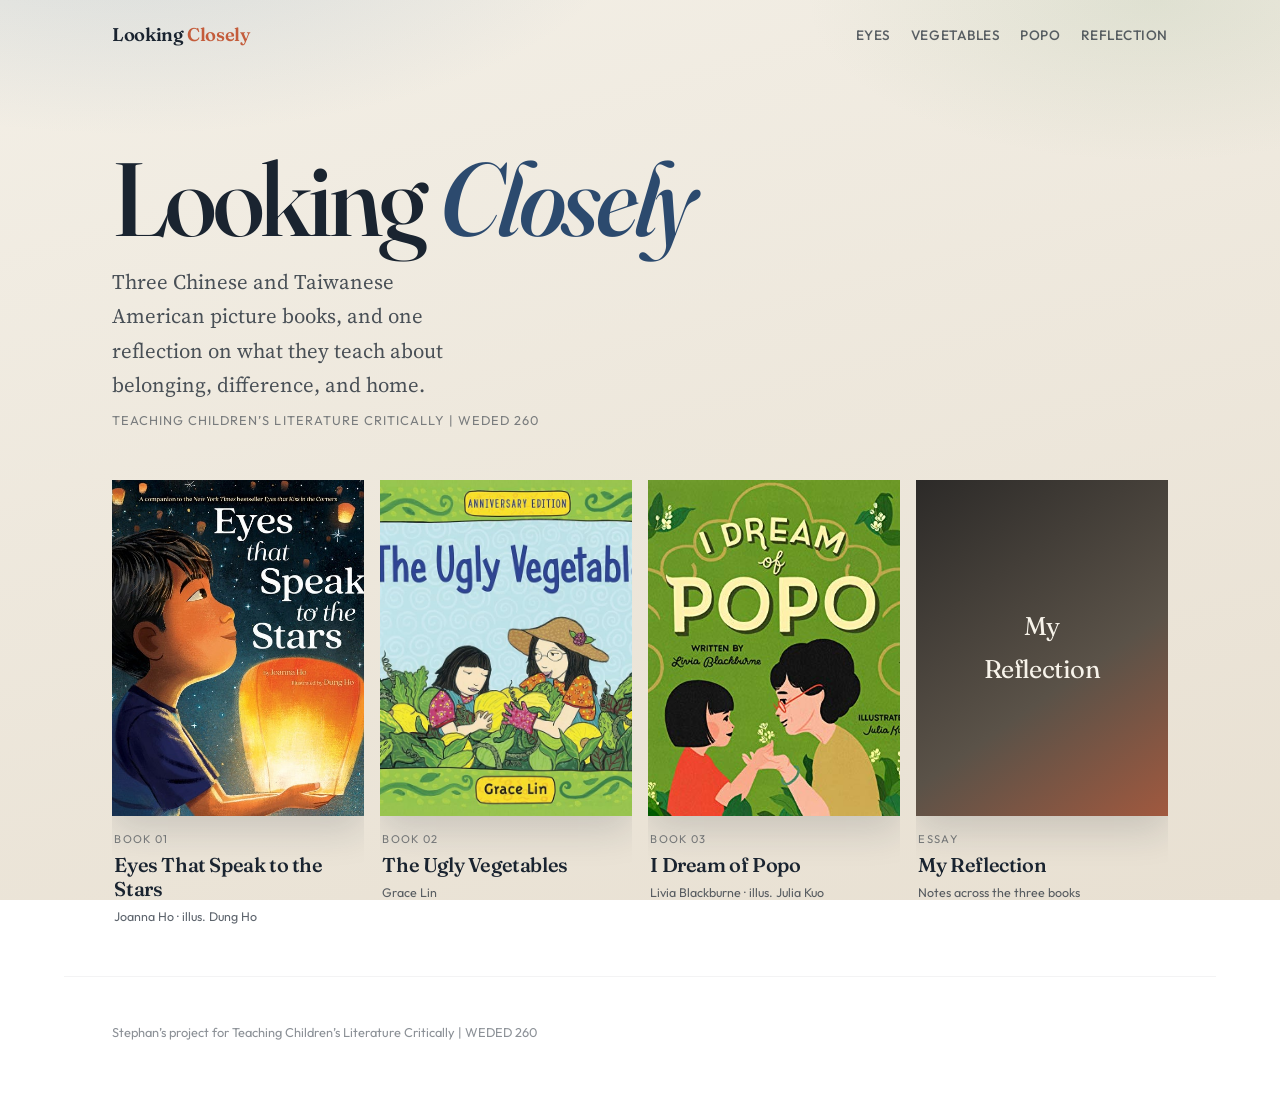
<file: index.html>
<!DOCTYPE html>
<html lang="en">
<head>
  <meta charset="UTF-8" />
  <meta name="viewport" content="width=device-width, initial-scale=1" />
  <title>Looking Closely | Three Picture Books</title>
  <meta name="description" content="An interactive look at three Chinese and Taiwanese American picture books: Eyes That Speak to the Stars, The Ugly Vegetables, and I Dream of Popo." />
  <link rel="preconnect" href="https://fonts.googleapis.com" />
  <link rel="preconnect" href="https://fonts.gstatic.com" crossorigin />
  <link href="https://fonts.googleapis.com/css2?family=Fraunces:ital,opsz,wght@0,9..144,400;0,9..144,550;0,9..144,600;1,9..144,400&family=Outfit:wght@400;500;600&family=Source+Serif+4:opsz,wght@8..60,400;8..60,600&display=swap" rel="stylesheet" />
  <link rel="stylesheet" href="css/styles.css" />
</head>
<body>
  <header class="site-header">
    <a class="wordmark" href="index.html">Looking <span>Closely</span></a>
    <nav class="nav-links" aria-label="Primary">
      <a href="books/eyes-that-speak.html">Eyes</a>
      <a href="books/ugly-vegetables.html">Vegetables</a>
      <a href="books/i-dream-of-popo.html">Popo</a>
      <a href="reflection.html">Reflection</a>
    </nav>
  </header>

  <main>
    <section class="hero">
      <h1 class="hero-brand">Looking <em>Closely</em></h1>
      <p class="hero-lede">Three Chinese and Taiwanese American picture books, and one reflection on what they teach about belonging, difference, and home.</p>
      <p class="hero-meta">Teaching Children’s Literature Critically | WEDED 260</p>

      <div class="portal-grid" role="navigation" aria-label="Choose a book or reflection">
        <a class="portal" href="books/eyes-that-speak.html">
          <div class="portal-cover">
            <img src="assets/covers/eyes-that-speak.jpg" alt="" />
          </div>
          <div class="portal-body">
            <span class="portal-kicker">Book 01</span>
            <h2 class="portal-title">Eyes That Speak to the Stars</h2>
            <p class="portal-author">Joanna Ho · illus. Dung Ho</p>
          </div>
        </a>

        <a class="portal" href="books/ugly-vegetables.html">
          <div class="portal-cover">
            <img src="assets/covers/ugly-vegetables.jpg" alt="" />
          </div>
          <div class="portal-body">
            <span class="portal-kicker">Book 02</span>
            <h2 class="portal-title">The Ugly Vegetables</h2>
            <p class="portal-author">Grace Lin</p>
          </div>
        </a>

        <a class="portal" href="books/i-dream-of-popo.html">
          <div class="portal-cover">
            <img src="assets/covers/i-dream-of-popo.jpg" alt="" />
          </div>
          <div class="portal-body">
            <span class="portal-kicker">Book 03</span>
            <h2 class="portal-title">I Dream of Popo</h2>
            <p class="portal-author">Livia Blackburne · illus. Julia Kuo</p>
          </div>
        </a>

        <a class="portal portal--reflection" href="reflection.html">
          <div class="portal-cover" aria-hidden="true">My<br />Reflection</div>
          <div class="portal-body">
            <span class="portal-kicker">Essay</span>
            <h2 class="portal-title">My Reflection</h2>
            <p class="portal-author">Notes across the three books</p>
          </div>
        </a>
      </div>
    </section>
  </main>

  <footer class="site-footer">
    <p>Stephan’s project for Teaching Children’s Literature Critically | WEDED 260</p>
  </footer>
</body>
</html>
</file>
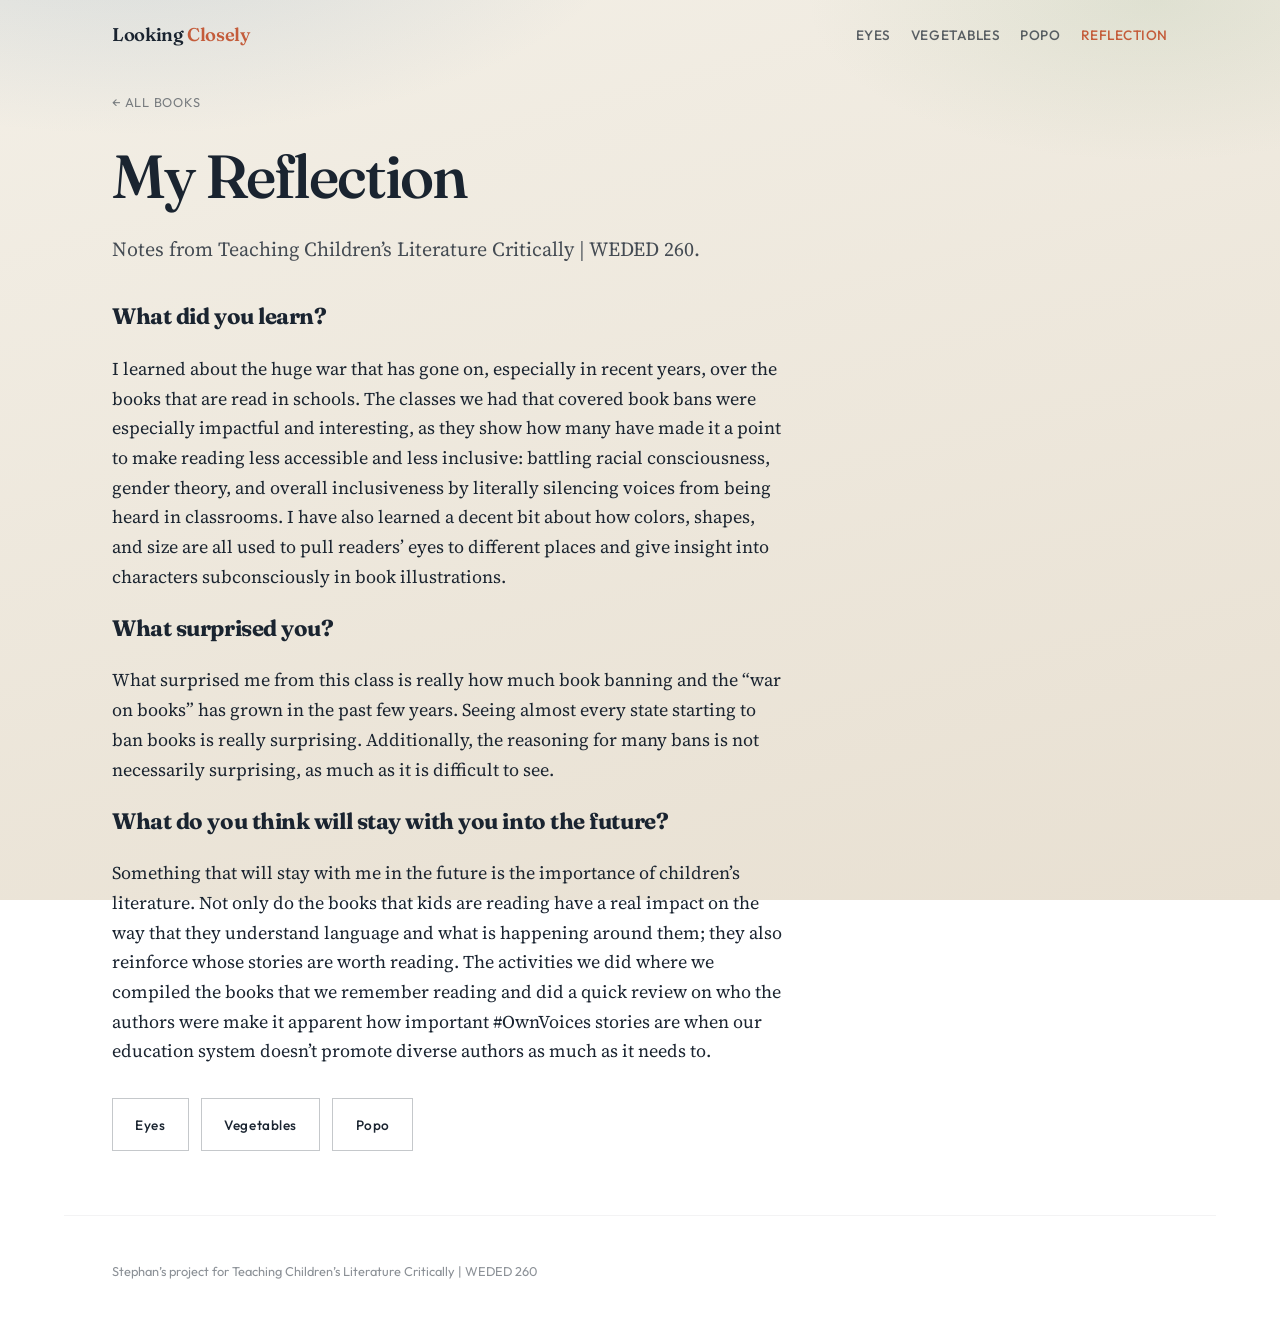
<file: reflection.html>
﻿<!DOCTYPE html>
<html lang="en">
<head>
  <meta charset="UTF-8" />
  <meta name="viewport" content="width=device-width, initial-scale=1" />
  <title>My Reflection | Looking Closely</title>
  <link rel="preconnect" href="https://fonts.googleapis.com" />
  <link rel="preconnect" href="https://fonts.gstatic.com" crossorigin />
  <link href="https://fonts.googleapis.com/css2?family=Fraunces:ital,opsz,wght@0,9..144,400;0,9..144,550;0,9..144,600;1,9..144,400&family=Outfit:wght@400;500;600&family=Source+Serif+4:opsz,wght@8..60,400;8..60,600&display=swap" rel="stylesheet" />
  <link rel="stylesheet" href="css/styles.css" />
</head>
<body>
  <header class="site-header">
    <a class="wordmark" href="index.html">Looking <span>Closely</span></a>
    <nav class="nav-links" aria-label="Primary">
      <a href="books/eyes-that-speak.html">Eyes</a>
      <a href="books/ugly-vegetables.html">Vegetables</a>
      <a href="books/i-dream-of-popo.html">Popo</a>
      <a href="reflection.html" aria-current="page">Reflection</a>
    </nav>
  </header>

  <main class="page">
    <a class="page-back" href="index.html">&larr; All books</a>

    <article class="reflection-body">
      <h1>My Reflection</h1>
      <p class="lede">Notes from Teaching Children’s Literature Critically | WEDED 260.</p>

      <h2 style="font-family: var(--font-display); font-size: 1.4rem; letter-spacing: -0.02em;">What did you learn?</h2>
      <p>I learned about the huge war that has gone on, especially in recent years, over the books that are read in schools. The classes we had that covered book bans were especially impactful and interesting, as they show how many have made it a point to make reading less accessible and less inclusive: battling racial consciousness, gender theory, and overall inclusiveness by literally silencing voices from being heard in classrooms. I have also learned a decent bit about how colors, shapes, and size are all used to pull readers’ eyes to different places and give insight into characters subconsciously in book illustrations.</p>

      <h2 style="font-family: var(--font-display); font-size: 1.4rem; letter-spacing: -0.02em;">What surprised you?</h2>
      <p>What surprised me from this class is really how much book banning and the “war on books” has grown in the past few years. Seeing almost every state starting to ban books is really surprising. Additionally, the reasoning for many bans is not necessarily surprising, as much as it is difficult to see.</p>

      <h2 style="font-family: var(--font-display); font-size: 1.4rem; letter-spacing: -0.02em;">What do you think will stay with you into the future?</h2>
      <p>Something that will stay with me in the future is the importance of children’s literature. Not only do the books that kids are reading have a real impact on the way that they understand language and what is happening around them; they also reinforce whose stories are worth reading. The activities we did where we compiled the books that we remember reading and did a quick review on who the authors were make it apparent how important #OwnVoices stories are when our education system doesn’t promote diverse authors as much as it needs to.</p>

      <div class="cta-row">
        <a class="btn btn-ghost" href="books/eyes-that-speak.html">Eyes</a>
        <a class="btn btn-ghost" href="books/ugly-vegetables.html">Vegetables</a>
        <a class="btn btn-ghost" href="books/i-dream-of-popo.html">Popo</a>
      </div>
    </article>
  </main>

  <footer class="site-footer">
    <p>Stephan’s project for Teaching Children’s Literature Critically | WEDED 260</p>
  </footer>
</body>
</html>
</file>
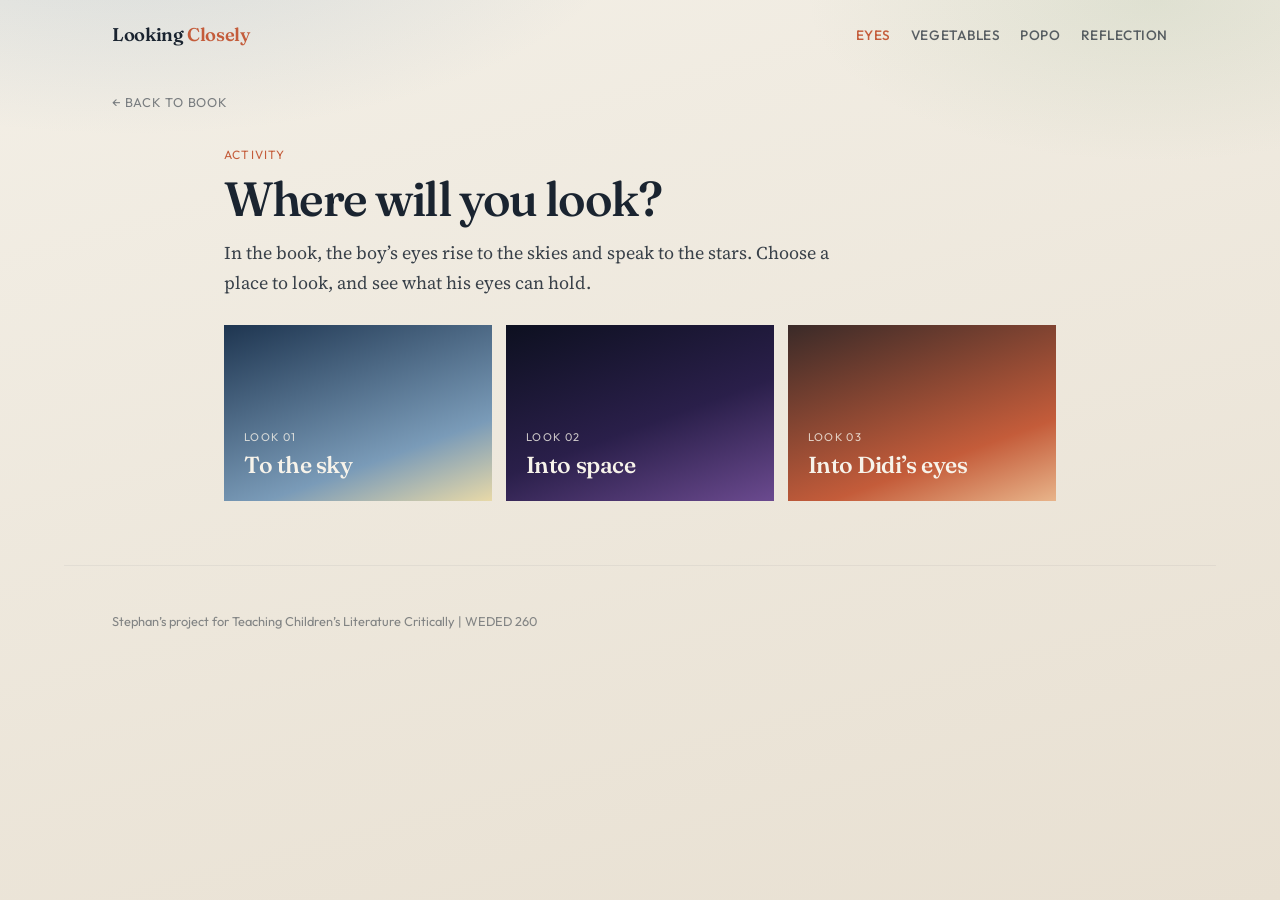
<file: activities/eyes-that-speak.html>
﻿<!DOCTYPE html>
<html lang="en">
<head>
  <meta charset="UTF-8" />
  <meta name="viewport" content="width=device-width, initial-scale=1" />
  <title>Activity | Eyes That Speak to the Stars</title>
  <link rel="preconnect" href="https://fonts.googleapis.com" />
  <link rel="preconnect" href="https://fonts.gstatic.com" crossorigin />
  <link href="https://fonts.googleapis.com/css2?family=Fraunces:ital,opsz,wght@0,9..144,400;0,9..144,550;0,9..144,600;1,9..144,400&family=Outfit:wght@400;500;600&family=Source+Serif+4:opsz,wght@8..60,400;8..60,600&display=swap" rel="stylesheet" />
  <link rel="stylesheet" href="../css/styles.css" />
  <link rel="stylesheet" href="../css/activities.css" />
</head>
<body>
  <header class="site-header">
    <a class="wordmark" href="../index.html">Looking <span>Closely</span></a>
    <nav class="nav-links" aria-label="Primary">
      <a href="../books/eyes-that-speak.html" aria-current="page">Eyes</a>
      <a href="../books/ugly-vegetables.html">Vegetables</a>
      <a href="../books/i-dream-of-popo.html">Popo</a>
      <a href="../reflection.html">Reflection</a>
    </nav>
  </header>

  <main class="page">
    <a class="page-back" href="../books/eyes-that-speak.html">&larr; Back to book</a>

    <div class="activity-shell">
      <p class="eyebrow" style="font-family:var(--font-ui);font-size:0.75rem;letter-spacing:0.1em;text-transform:uppercase;color:var(--ember);margin:0 0 0.5rem;">Activity</p>
      <h1>Where will you look?</h1>
      <p class="activity-intro">In the book, the boy’s eyes rise to the skies and speak to the stars. Choose a place to look, and see what his eyes can hold.</p>

      <div class="look-grid" role="group" aria-label="Choose where to look">
        <button type="button" class="look-choice" data-look="sky" aria-pressed="false">
          <span class="look-kicker">Look 01</span>
          <h2 class="look-title">To the sky</h2>
        </button>
        <button type="button" class="look-choice" data-look="space" aria-pressed="false">
          <span class="look-kicker">Look 02</span>
          <h2 class="look-title">Into space</h2>
        </button>
        <button type="button" class="look-choice" data-look="didi" aria-pressed="false">
          <span class="look-kicker">Look 03</span>
          <h2 class="look-title">Into Didi’s eyes</h2>
        </button>
      </div>

      <div class="look-blurb" id="look-blurb" hidden aria-live="polite">
        <h2 id="blurb-title"></h2>
        <p id="blurb-text"></p>
      </div>
    </div>
  </main>

  <footer class="site-footer">
    <p>Stephan’s project for Teaching Children’s Literature Critically | WEDED 260</p>
  </footer>

  <script>
    const blurbs = {
      sky: {
        title: "Looking to the sky",
        text: "His eyes rise toward the sky and carry the past with them: Agong, Baba, and the long trail of family who came before. Looking up means remembering legacy: who you come from, and how that history lives in your face, your name, and your story."
      },
      space: {
        title: "Looking into space",
        text: "His eyes speak to the stars and open onto wonder: dragons, dreams, and futures with no fixed limit. Looking outward is permission to imagine boldly. You are not small, and the world (and beyond it) is wide enough for you."
      },
      didi: {
        title: "Looking into Didi’s eyes",
        text: "When he looks into his baby brother’s eyes, he sees joy and a mirror of himself. Didi’s eyes remind him to be proud of who he is and of the family they share. Love close at hand teaches him that his eyes are visionary, not something to hide."
      }
    };

    const blurb = document.getElementById("look-blurb");
    const title = document.getElementById("blurb-title");
    const text = document.getElementById("blurb-text");

    document.querySelectorAll(".look-choice").forEach((btn) => {
      btn.addEventListener("click", () => {
        const key = btn.dataset.look;
        document.querySelectorAll(".look-choice").forEach((b) => {
          b.classList.toggle("is-active", b === btn);
          b.setAttribute("aria-pressed", b === btn ? "true" : "false");
        });
        title.textContent = blurbs[key].title;
        text.textContent = blurbs[key].text;
        blurb.hidden = false;
      });
    });
  </script>
</body>
</html>
</file>
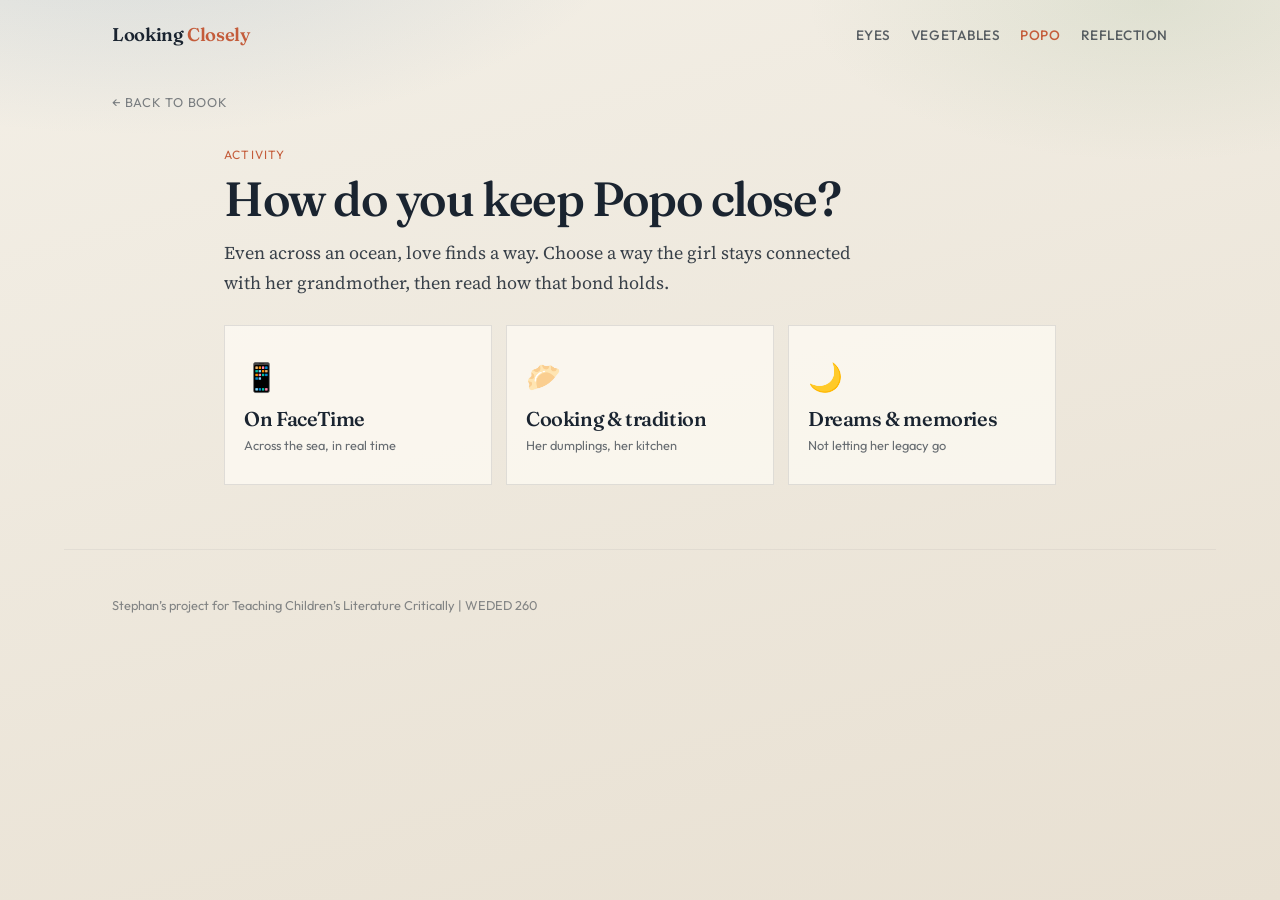
<file: activities/i-dream-of-popo.html>
﻿<!DOCTYPE html>
<html lang="en">
<head>
  <meta charset="UTF-8" />
  <meta name="viewport" content="width=device-width, initial-scale=1" />
  <title>Activity | I Dream of Popo</title>
  <link rel="preconnect" href="https://fonts.googleapis.com" />
  <link rel="preconnect" href="https://fonts.gstatic.com" crossorigin />
  <link href="https://fonts.googleapis.com/css2?family=Fraunces:ital,opsz,wght@0,9..144,400;0,9..144,550;0,9..144,600;1,9..144,400&family=Outfit:wght@400;500;600&family=Source+Serif+4:opsz,wght@8..60,400;8..60,600&display=swap" rel="stylesheet" />
  <link rel="stylesheet" href="../css/styles.css" />
  <link rel="stylesheet" href="../css/activities.css" />
</head>
<body>
  <header class="site-header">
    <a class="wordmark" href="../index.html">Looking <span>Closely</span></a>
    <nav class="nav-links" aria-label="Primary">
      <a href="../books/eyes-that-speak.html">Eyes</a>
      <a href="../books/ugly-vegetables.html">Vegetables</a>
      <a href="../books/i-dream-of-popo.html" aria-current="page">Popo</a>
      <a href="../reflection.html">Reflection</a>
    </nav>
  </header>

  <main class="page">
    <a class="page-back" href="../books/i-dream-of-popo.html">← Back to book</a>

    <div class="activity-shell">
      <p class="eyebrow" style="font-family:var(--font-ui);font-size:0.75rem;letter-spacing:0.1em;text-transform:uppercase;color:var(--ember);margin:0 0 0.5rem;">Activity</p>
      <h1>How do you keep Popo close?</h1>
      <p class="activity-intro">Even across an ocean, love finds a way. Choose a way the girl stays connected with her grandmother, then read how that bond holds.</p>

      <div class="remember-grid" role="group" aria-label="Ways to remember Popo">
        <button type="button" class="remember-card" data-way="facetime" aria-pressed="false">
          <span class="remember-icon" aria-hidden="true">📱</span>
          <h2>On FaceTime</h2>
          <p class="hint">Across the sea, in real time</p>
        </button>
        <button type="button" class="remember-card" data-way="cooking" aria-pressed="false">
          <span class="remember-icon" aria-hidden="true">🥟</span>
          <h2>Cooking &amp; tradition</h2>
          <p class="hint">Her dumplings, her kitchen</p>
        </button>
        <button type="button" class="remember-card" data-way="dreams" aria-pressed="false">
          <span class="remember-icon" aria-hidden="true">🌙</span>
          <h2>Dreams &amp; memories</h2>
          <p class="hint">Not letting her legacy go</p>
        </button>
      </div>

      <div class="remember-detail" id="remember-detail" hidden aria-live="polite">
        <h2 id="detail-title"></h2>
        <div id="detail-body"></div>
      </div>
    </div>
  </main>

  <footer class="site-footer">
    <p>Stephan’s project for Teaching Children’s Literature Critically | WEDED 260</p>
  </footer>

  <script>
    const ways = {
      facetime: {
        title: "Talking on FaceTime",
        html: "<p>When the girl moves to America, she still waves and talks to Popo from across the sea. Video calls shrink the distance for a moment: faces, voices, and everyday check-ins keep the relationship alive even when visits are rare.</p><p>Connection here is <strong>present-tense love</strong>: showing up on the screen so Popo knows she is remembered every day, not only on holidays.</p>"
      },
      cooking: {
        title: "Cooking and tradition",
        html: "<p>Popo’s kitchen (dumplings made from scratch, Lunar New Year foods, the smell of home) travels with the girl as practice and memory. Making the foods Popo taught her is a way of carrying Taiwan into a new house.</p><p>Tradition is not only looking backward; it is <strong>hands repeating love</strong>, so Popo’s care lives on in what the family still cooks and shares.</p>"
      },
      dreams: {
        title: "Dreams and memories",
        html: "<p>Even when language softens and Popo grows older, the girl dreams of her, holding onto scent, stories, and the feeling of being rocked in Popo’s arms. Dreams and memories refuse to let that legacy disappear.</p><p>This is love that outlasts distance and time: <strong>keeping Popo in the heart</strong> so she is never only “back there,” but always part of who the girl is becoming.</p>"
      }
    };

    const detail = document.getElementById("remember-detail");
    const title = document.getElementById("detail-title");
    const body = document.getElementById("detail-body");

    document.querySelectorAll(".remember-card").forEach((btn) => {
      btn.addEventListener("click", () => {
        const key = btn.dataset.way;
        document.querySelectorAll(".remember-card").forEach((b) => {
          b.classList.toggle("is-active", b === btn);
          b.setAttribute("aria-pressed", b === btn ? "true" : "false");
        });
        title.textContent = ways[key].title;
        body.innerHTML = ways[key].html;
        detail.hidden = false;
      });
    });
  </script>
</body>
</html>
</file>
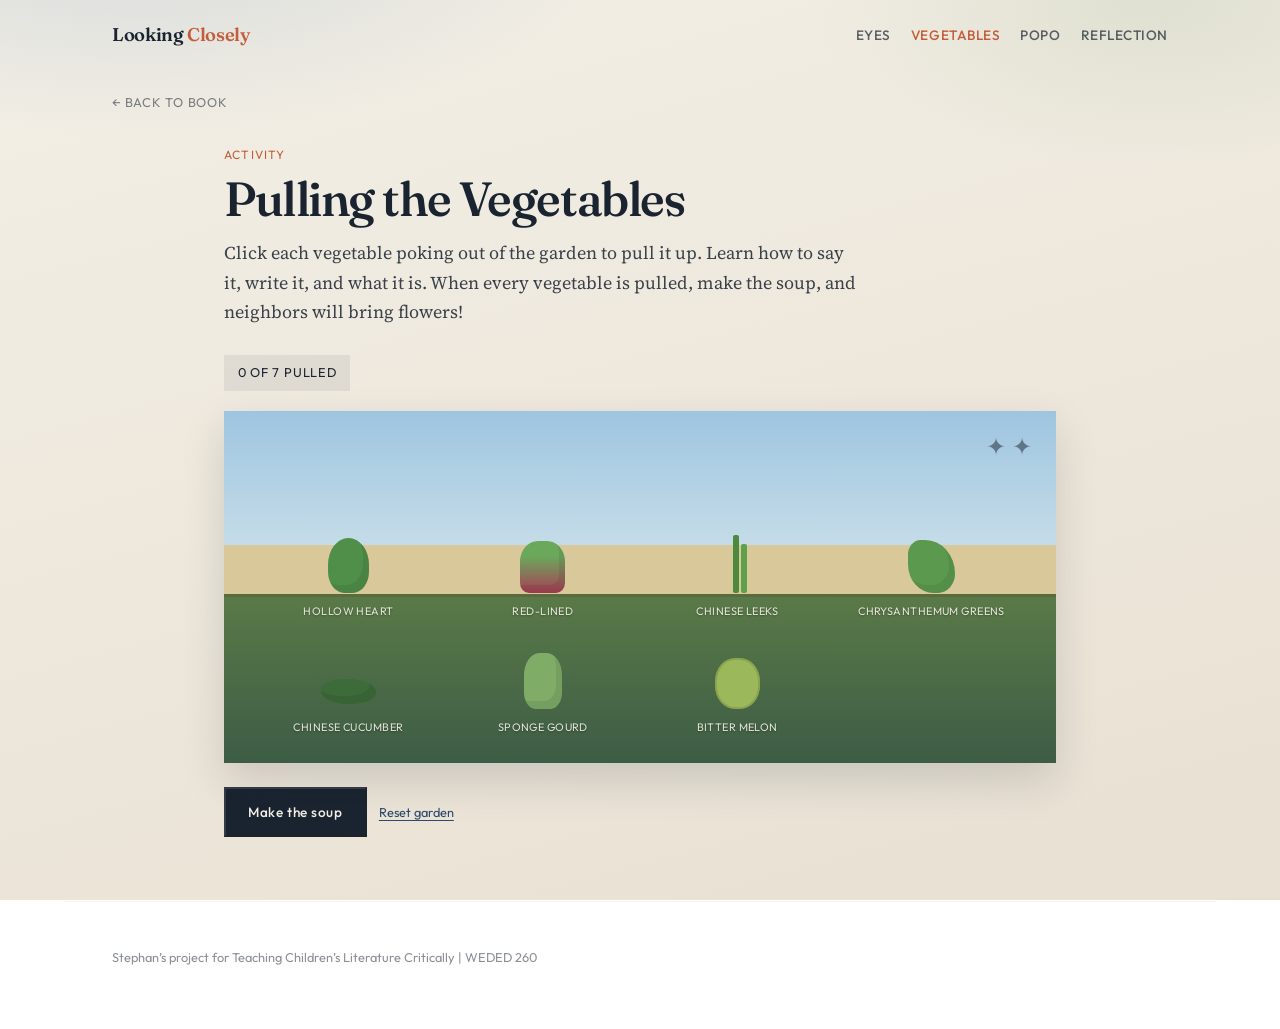
<file: activities/ugly-vegetables.html>
﻿<!DOCTYPE html>
<html lang="en">
<head>
  <meta charset="UTF-8" />
  <meta name="viewport" content="width=device-width, initial-scale=1" />
  <title>Activity | The Ugly Vegetables</title>
  <link rel="preconnect" href="https://fonts.googleapis.com" />
  <link rel="preconnect" href="https://fonts.gstatic.com" crossorigin />
  <link href="https://fonts.googleapis.com/css2?family=Fraunces:ital,opsz,wght@0,9..144,400;0,9..144,550;0,9..144,600;1,9..144,400&family=Outfit:wght@400;500;600&family=Source+Serif+4:opsz,wght@8..60,400;8..60,600&display=swap" rel="stylesheet" />
  <link rel="stylesheet" href="../css/styles.css" />
  <link rel="stylesheet" href="../css/activities.css" />
</head>
<body>
  <header class="site-header">
    <a class="wordmark" href="../index.html">Looking <span>Closely</span></a>
    <nav class="nav-links" aria-label="Primary">
      <a href="../books/eyes-that-speak.html">Eyes</a>
      <a href="../books/ugly-vegetables.html" aria-current="page">Vegetables</a>
      <a href="../books/i-dream-of-popo.html">Popo</a>
      <a href="../reflection.html">Reflection</a>
    </nav>
  </header>

  <main class="page">
    <a class="page-back" href="../books/ugly-vegetables.html">← Back to book</a>

    <div class="activity-shell">
      <p class="eyebrow" style="font-family:var(--font-ui);font-size:0.75rem;letter-spacing:0.1em;text-transform:uppercase;color:var(--ember);margin:0 0 0.5rem;">Activity</p>
      <h1>Pulling the Vegetables</h1>
      <p class="activity-intro">Click each vegetable poking out of the garden to pull it up. Learn how to say it, write it, and what it is. When every vegetable is pulled, make the soup, and neighbors will bring flowers!</p>

      <div class="progress-pill" id="veg-progress" aria-live="polite">0 of 7 pulled</div>

      <div class="garden" aria-label="Interactive vegetable garden">
        <div class="garden-sky-deco" aria-hidden="true">✦ ✦</div>
        <div class="soil-line" aria-hidden="true"></div>
        <div class="veg-bed" id="veg-bed"></div>
      </div>

      <div class="veg-panel" id="veg-panel" hidden aria-live="polite">
        <p class="chars" id="veg-chars"></p>
        <p class="pinyin" id="veg-pinyin"></p>
        <p class="say" id="veg-say"></p>
        <p class="about" id="veg-about"></p>
      </div>

      <div class="garden-actions">
        <button type="button" class="btn btn-primary" id="make-soup" disabled>Make the soup</button>
        <button type="button" class="reset-link" id="reset-garden">Reset garden</button>
      </div>

      <div class="soup-stage" id="soup-stage" hidden>
        <div class="soup-pot" aria-hidden="true"></div>
        <h2 style="font-family:var(--font-display);margin:0 0 0.5rem;">Ugly Vegetable Soup!</h2>
        <p style="margin:0 auto;max-width:34rem;">The soup smells so good the neighbors come knocking, and they bring flowers from their gardens to share. What looked “ugly” becomes the tastiest, most aromatic soup of all.</p>
        <div class="flowers" aria-hidden="true">🌸 🌼 🌻 🌺 🌷 💮</div>
        <p style="font-family:var(--font-ui);font-size:0.85rem;opacity:0.7;margin:1rem 0 0;">Based on the glossary &amp; recipe at the end of <em>The Ugly Vegetables</em> by Grace Lin.</p>
      </div>
    </div>
  </main>

  <footer class="site-footer">
    <p>Stephan’s project for Teaching Children’s Literature Critically | WEDED 260</p>
  </footer>

  <script>
    const veggies = [
      {
        id: "kong",
        kind: "leafy",
        short: "Hollow heart",
        chars: "空心菜",
        pinyin: "kōng xīn cài",
        say: "Say it: kung shin zai",
        about: "This literally means “hollow heart vegetable.” The stem is hollow, like a tube."
      },
      {
        id: "xian",
        kind: "redleaf",
        short: "Red-lined",
        chars: "莧菜",
        pinyin: "xiàn cài",
        say: "Say it: shen zai",
        about: "This is a red-lined, red-rimmed vegetable."
      },
      {
        id: "jiu",
        kind: "grass",
        short: "Chinese leeks",
        chars: "韭菜",
        pinyin: "jiǔ cài",
        say: "Say it: joe zai",
        about: "Also called Chinese leeks, these look like blades of grass."
      },
      {
        id: "tong",
        kind: "frilly",
        short: "Chrysanthemum greens",
        chars: "茼蒿",
        pinyin: "tóng hāo",
        say: "Say it: tung how",
        about: "These have chrysanthemum-like flowers and edible leaves."
      },
      {
        id: "xiao",
        kind: "bumpy",
        short: "Chinese cucumber",
        chars: "小胡瓜",
        pinyin: "xiǎo hú guā",
        say: "Say it: show hwang gwa",
        about: "Also called Chinese cucumbers, these are long, thin, and covered with bumps."
      },
      {
        id: "si",
        kind: "ridge",
        short: "Sponge gourd",
        chars: "絲瓜",
        pinyin: "sī guā",
        say: "Say it: see gwa",
        about: "The inside of this vegetable is spongy-looking. It tastes best when it is fresh."
      },
      {
        id: "ku",
        kind: "bitter",
        short: "Bitter melon",
        chars: "苦瓜",
        pinyin: "kǔ guā",
        say: "Say it: coo gwa",
        about: "The Chinese means “bitter melon.” It is brightly colored, bumpy, and bittersweet."
      }
    ];

    const bed = document.getElementById("veg-bed");
    const panel = document.getElementById("veg-panel");
    const progress = document.getElementById("veg-progress");
    const makeSoup = document.getElementById("make-soup");
    const soupStage = document.getElementById("soup-stage");
    const pulled = new Set();

    function updateProgress() {
      progress.textContent = `${pulled.size} of ${veggies.length} pulled`;
      makeSoup.disabled = pulled.size < veggies.length;
    }

    function showVeg(v) {
      document.getElementById("veg-chars").textContent = v.chars;
      document.getElementById("veg-pinyin").textContent = v.pinyin;
      document.getElementById("veg-say").textContent = v.say;
      document.getElementById("veg-about").textContent = v.about;
      panel.hidden = false;
    }

    veggies.forEach((v) => {
      const btn = document.createElement("button");
      btn.type = "button";
      btn.className = "veg";
      btn.dataset.kind = v.kind;
      btn.dataset.id = v.id;
      btn.setAttribute("aria-label", `Pull ${v.pinyin}`);
      btn.innerHTML = `<span class="veg-sprout" aria-hidden="true"></span><span class="veg-hole" aria-hidden="true"></span><span class="veg-label">${v.short}</span>`;
      btn.addEventListener("click", () => {
        if (pulled.has(v.id)) return;
        pulled.add(v.id);
        btn.classList.add("is-pulled");
        btn.disabled = true;
        showVeg(v);
        updateProgress();
      });
      bed.appendChild(btn);
    });

    makeSoup.addEventListener("click", () => {
      soupStage.hidden = false;
      soupStage.scrollIntoView({ behavior: "smooth", block: "nearest" });
    });

    document.getElementById("reset-garden").addEventListener("click", () => {
      pulled.clear();
      panel.hidden = true;
      soupStage.hidden = true;
      makeSoup.disabled = true;
      bed.querySelectorAll(".veg").forEach((btn) => {
        btn.classList.remove("is-pulled");
        btn.disabled = false;
      });
      updateProgress();
    });

    updateProgress();
  </script>
</body>
</html>
</file>
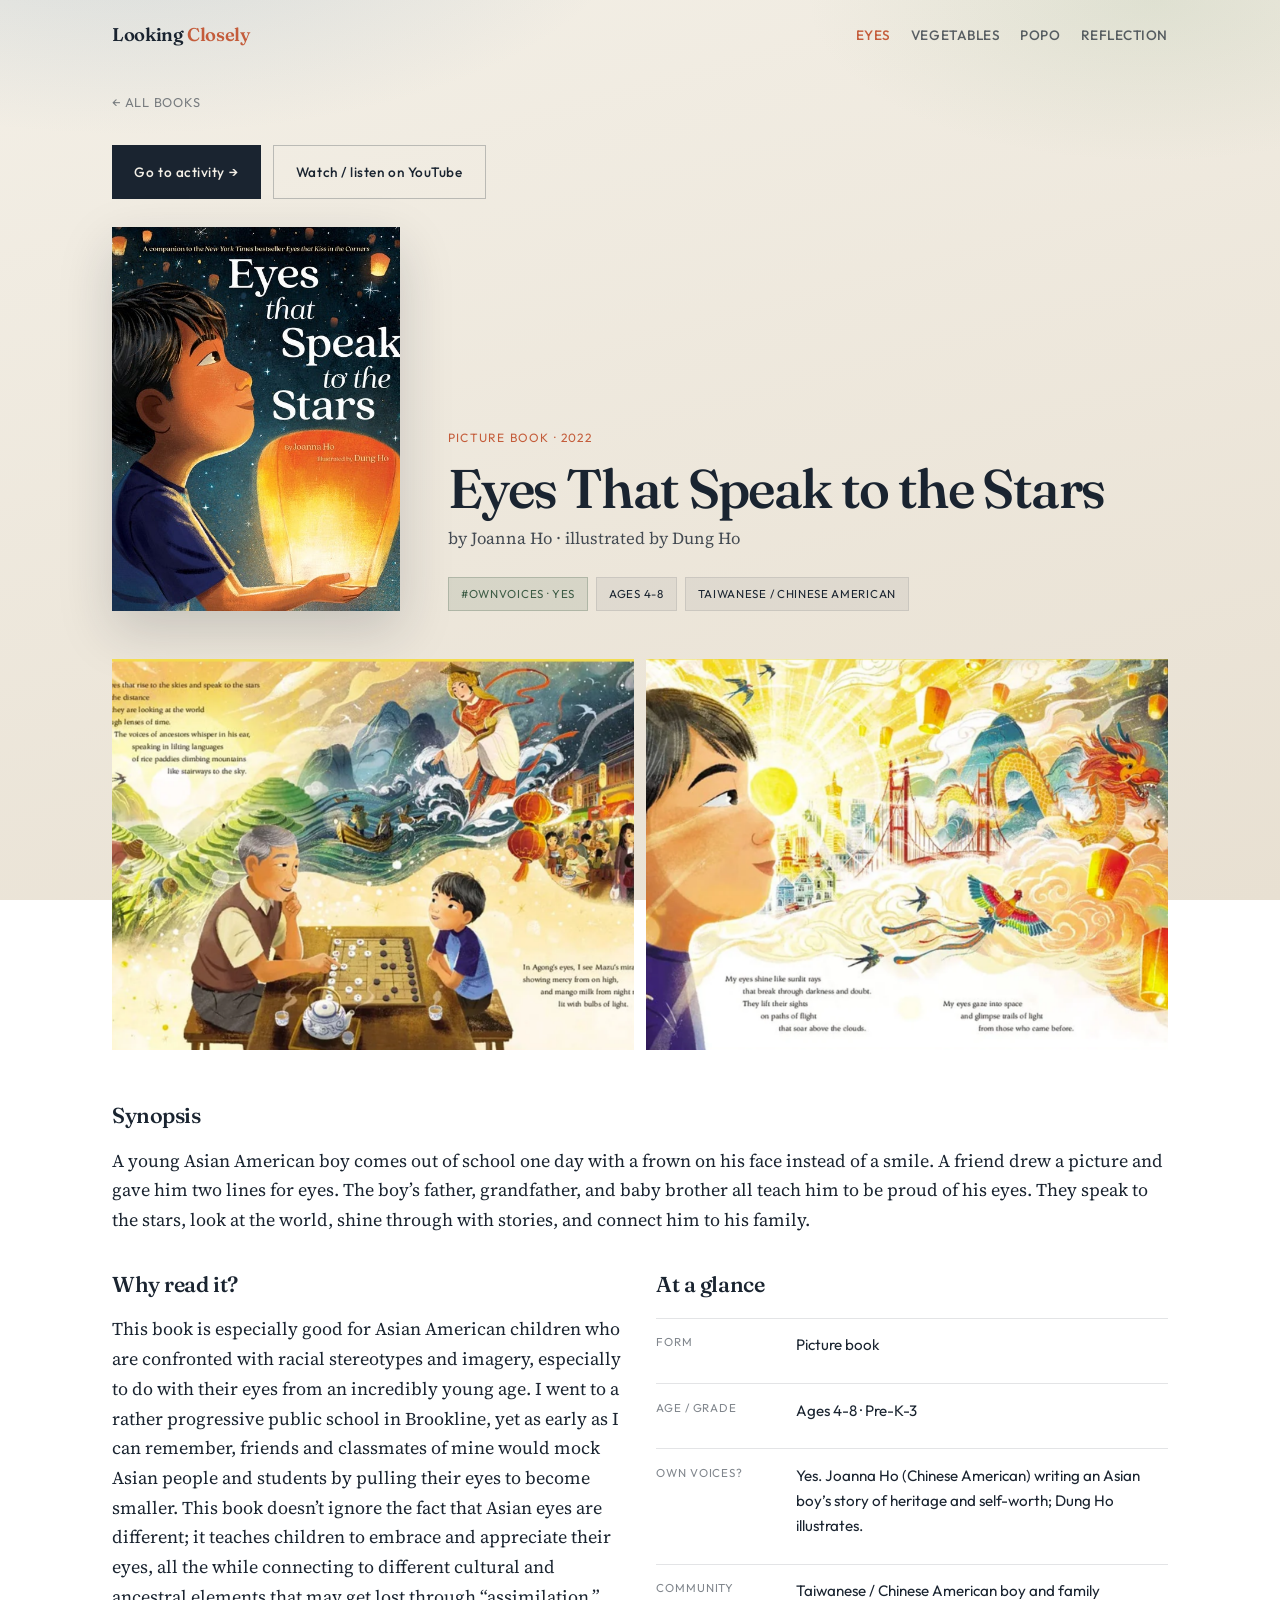
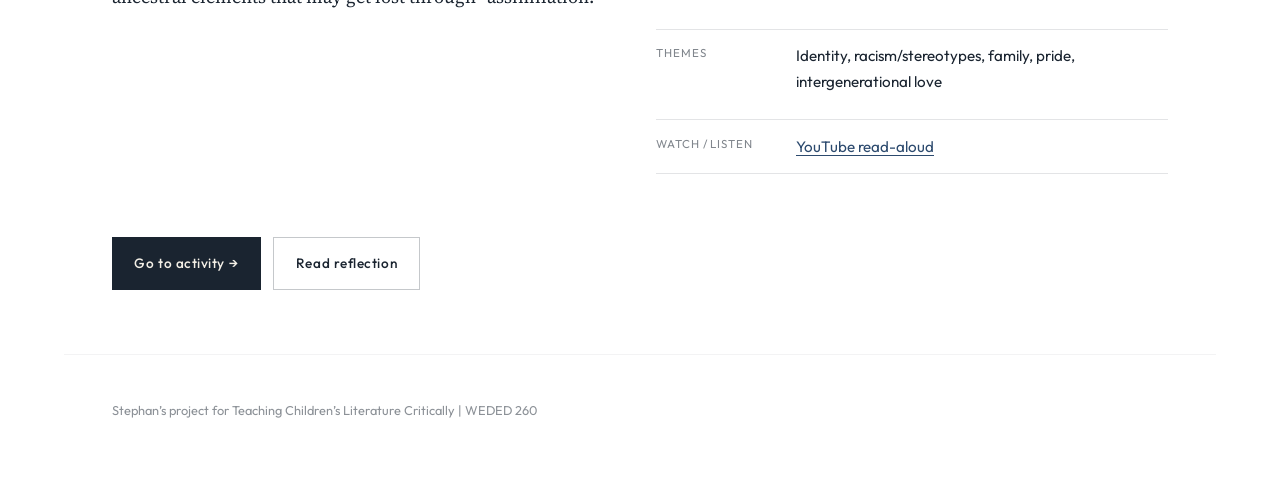
<file: books/eyes-that-speak.html>
<!DOCTYPE html>
<html lang="en">
<head>
  <meta charset="UTF-8" />
  <meta name="viewport" content="width=device-width, initial-scale=1" />
  <title>Eyes That Speak to the Stars | Looking Closely</title>
  <link rel="preconnect" href="https://fonts.googleapis.com" />
  <link rel="preconnect" href="https://fonts.gstatic.com" crossorigin />
  <link href="https://fonts.googleapis.com/css2?family=Fraunces:ital,opsz,wght@0,9..144,400;0,9..144,550;0,9..144,600;1,9..144,400&family=Outfit:wght@400;500;600&family=Source+Serif+4:opsz,wght@8..60,400;8..60,600&display=swap" rel="stylesheet" />
  <link rel="stylesheet" href="../css/styles.css" />
</head>
<body>
  <header class="site-header">
    <a class="wordmark" href="../index.html">Looking <span>Closely</span></a>
    <nav class="nav-links" aria-label="Primary">
      <a href="eyes-that-speak.html" aria-current="page">Eyes</a>
      <a href="ugly-vegetables.html">Vegetables</a>
      <a href="i-dream-of-popo.html">Popo</a>
      <a href="../reflection.html">Reflection</a>
    </nav>
  </header>

  <main class="page">
    <a class="page-back" href="../index.html">&larr; All books</a>

    <div class="cta-row book-top-actions">
      <a class="btn btn-primary" href="../activities/eyes-that-speak.html">Go to activity &rarr;</a>
      <a class="btn btn-ghost" href="https://www.youtube.com/watch?v=A_MU22e1XgU" target="_blank" rel="noopener noreferrer">Watch / listen on YouTube</a>
    </div>

    <section class="book-hero">
      <div class="cover-frame">
        <div class="cover-placeholder fallback" hidden style="--accent: linear-gradient(145deg,#1e3550,#3d6a8f);">Eyes That Speak to the Stars</div>
        <img data-fallback src="../assets/covers/eyes-that-speak.jpg" alt="Cover of Eyes That Speak to the Stars" />
      </div>
      <div class="book-meta">
        <p class="eyebrow">Picture book · 2022</p>
        <h1>Eyes That Speak to the Stars</h1>
        <p class="book-byline">by Joanna Ho · illustrated by Dung Ho</p>
        <div class="tag-row">
          <span class="tag tag--yes">#OwnVoices · Yes</span>
          <span class="tag">Ages 4-8</span>
          <span class="tag">Taiwanese / Chinese American</span>
        </div>
      </div>
    </section>

    <section class="gallery" aria-label="Scenes from the book">
      <figure>
        <img src="../assets/spreads/eyes-1.png" alt="Interior spread from Eyes That Speak to the Stars" />
      </figure>
      <figure>
        <img src="../assets/spreads/eyes-2.png" alt="Interior spread from Eyes That Speak to the Stars" />
      </figure>
    </section>

    <section class="prose-block">
      <div class="panel span-2">
        <h2>Synopsis</h2>
        <p>A young Asian American boy comes out of school one day with a frown on his face instead of a smile. A friend drew a picture and gave him two lines for eyes. The boy’s father, grandfather, and baby brother all teach him to be proud of his eyes. They speak to the stars, look at the world, shine through with stories, and connect him to his family.</p>
      </div>

      <div class="panel">
        <h2>Why read it?</h2>
        <p>This book is especially good for Asian American children who are confronted with racial stereotypes and imagery, especially to do with their eyes from an incredibly young age. I went to a rather progressive public school in Brookline, yet as early as I can remember, friends and classmates of mine would mock Asian people and students by pulling their eyes to become smaller. This book doesn’t ignore the fact that Asian eyes are different; it teaches children to embrace and appreciate their eyes, all the while connecting to different cultural and ancestral elements that may get lost through “assimilation.”</p>
      </div>

      <div class="panel">
        <h2>At a glance</h2>
        <dl class="facts">
          <div class="fact">
            <dt>Form</dt>
            <dd>Picture book</dd>
          </div>
          <div class="fact">
            <dt>Age / grade</dt>
            <dd>Ages 4-8 · Pre-K-3</dd>
          </div>
          <div class="fact">
            <dt>Own Voices?</dt>
            <dd>Yes. Joanna Ho (Chinese American) writing an Asian boy’s story of heritage and self-worth; Dung Ho illustrates.</dd>
          </div>
          <div class="fact">
            <dt>Community</dt>
            <dd>Taiwanese / Chinese American boy and family</dd>
          </div>
          <div class="fact">
            <dt>Themes</dt>
            <dd>Identity, racism/stereotypes, family, pride, intergenerational love</dd>
          </div>
          <div class="fact">
            <dt>Watch / listen</dt>
            <dd><a href="https://www.youtube.com/watch?v=A_MU22e1XgU" target="_blank" rel="noopener noreferrer">YouTube read-aloud</a></dd>
          </div>
        </dl>
      </div>
    </section>

    <div class="cta-row">
      <a class="btn btn-primary" href="../activities/eyes-that-speak.html">Go to activity &rarr;</a>
      <a class="btn btn-ghost" href="../reflection.html">Read reflection</a>
    </div>
  </main>

  <footer class="site-footer">
    <p>Stephan’s project for Teaching Children’s Literature Critically | WEDED 260</p>
  </footer>
  <script src="../js/main.js"></script>
</body>
</html>
</file>
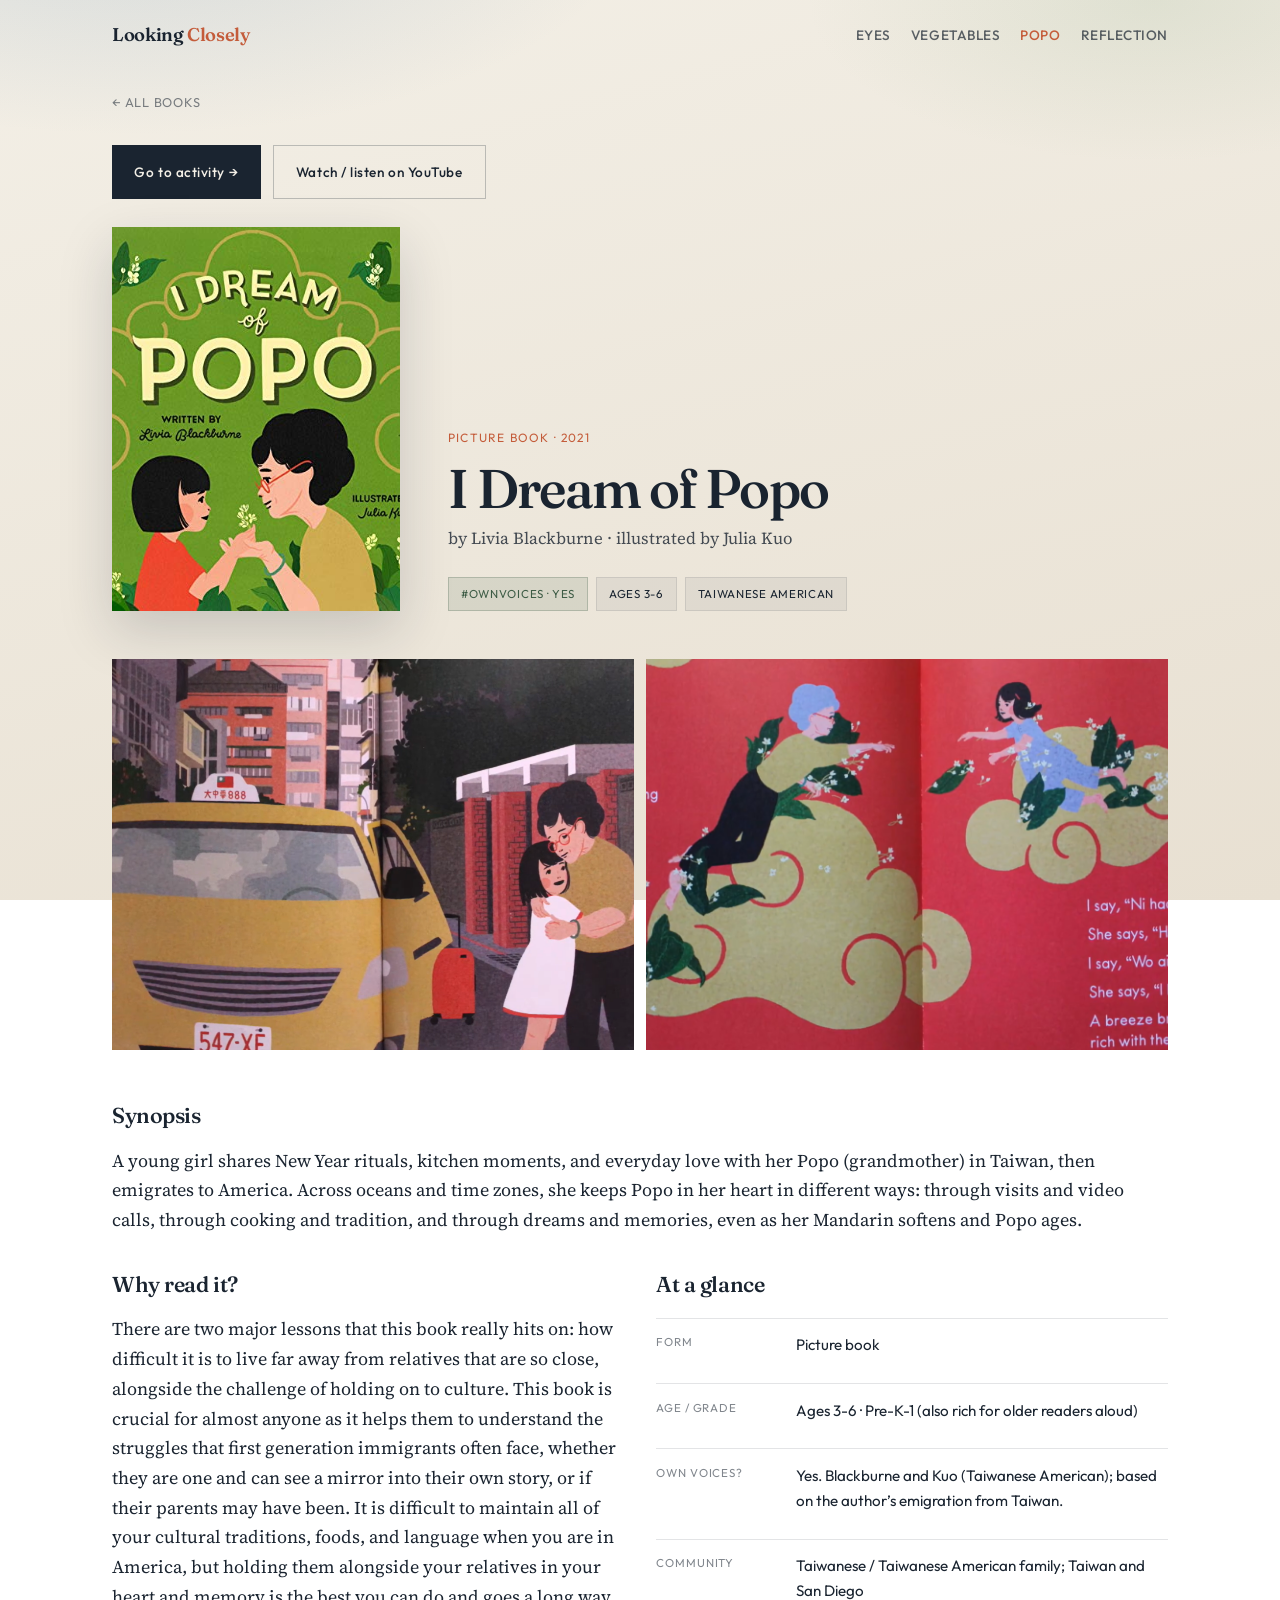
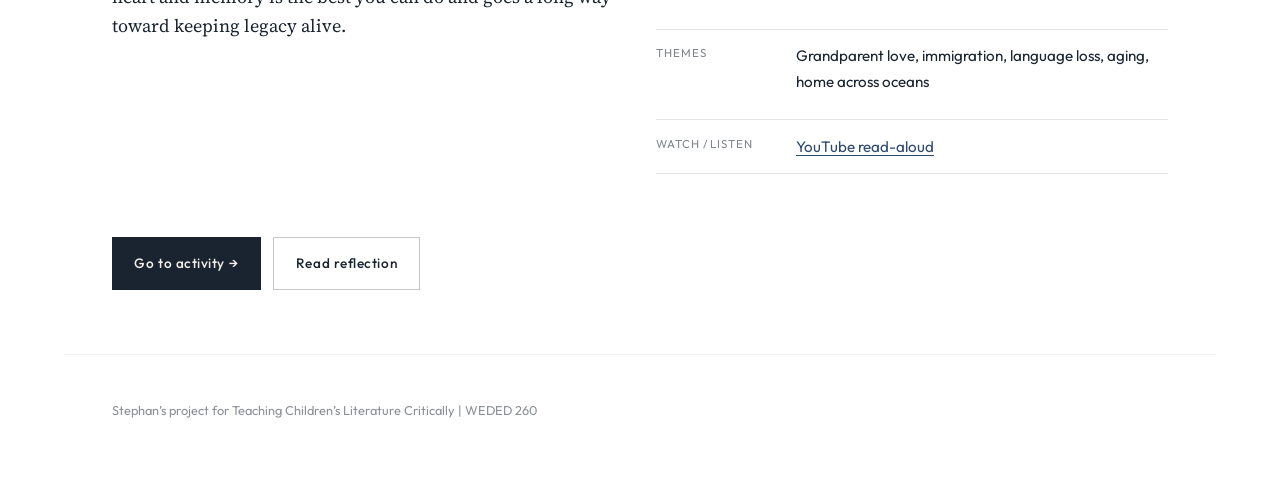
<file: books/i-dream-of-popo.html>
<!DOCTYPE html>
<html lang="en">
<head>
  <meta charset="UTF-8" />
  <meta name="viewport" content="width=device-width, initial-scale=1" />
  <title>I Dream of Popo | Looking Closely</title>
  <link rel="preconnect" href="https://fonts.googleapis.com" />
  <link rel="preconnect" href="https://fonts.gstatic.com" crossorigin />
  <link href="https://fonts.googleapis.com/css2?family=Fraunces:ital,opsz,wght@0,9..144,400;0,9..144,550;0,9..144,600;1,9..144,400&family=Outfit:wght@400;500;600&family=Source+Serif+4:opsz,wght@8..60,400;8..60,600&display=swap" rel="stylesheet" />
  <link rel="stylesheet" href="../css/styles.css" />
</head>
<body>
  <header class="site-header">
    <a class="wordmark" href="../index.html">Looking <span>Closely</span></a>
    <nav class="nav-links" aria-label="Primary">
      <a href="eyes-that-speak.html">Eyes</a>
      <a href="ugly-vegetables.html">Vegetables</a>
      <a href="i-dream-of-popo.html" aria-current="page">Popo</a>
      <a href="../reflection.html">Reflection</a>
    </nav>
  </header>

  <main class="page">
    <a class="page-back" href="../index.html">&larr; All books</a>

    <div class="cta-row book-top-actions">
      <a class="btn btn-primary" href="../activities/i-dream-of-popo.html">Go to activity &rarr;</a>
      <a class="btn btn-ghost" href="https://www.youtube.com/watch?v=BeajaBBsqfo" target="_blank" rel="noopener noreferrer">Watch / listen on YouTube</a>
    </div>

    <section class="book-hero">
      <div class="cover-frame">
        <div class="cover-placeholder fallback" hidden style="--accent: linear-gradient(145deg,#3a2a3a,#6b4a5e);">I Dream of Popo</div>
        <img data-fallback src="../assets/covers/i-dream-of-popo.jpg" alt="Cover of I Dream of Popo" />
      </div>
      <div class="book-meta">
        <p class="eyebrow">Picture book · 2021</p>
        <h1>I Dream of Popo</h1>
        <p class="book-byline">by Livia Blackburne · illustrated by Julia Kuo</p>
        <div class="tag-row">
          <span class="tag tag--yes">#OwnVoices · Yes</span>
          <span class="tag">Ages 3-6</span>
          <span class="tag">Taiwanese American</span>
        </div>
      </div>
    </section>

    <section class="gallery" aria-label="Scenes from the book">
      <figure>
        <img src="../assets/spreads/popo-1.png" alt="Interior spread from I Dream of Popo" />
      </figure>
      <figure>
        <img src="../assets/spreads/popo-2.png" alt="Interior spread from I Dream of Popo" />
      </figure>
    </section>

    <section class="prose-block">
      <div class="panel span-2">
        <h2>Synopsis</h2>
        <p>A young girl shares New Year rituals, kitchen moments, and everyday love with her Popo (grandmother) in Taiwan, then emigrates to America. Across oceans and time zones, she keeps Popo in her heart in different ways: through visits and video calls, through cooking and tradition, and through dreams and memories, even as her Mandarin softens and Popo ages.</p>
      </div>

      <div class="panel">
        <h2>Why read it?</h2>
        <p>There are two major lessons that this book really hits on: how difficult it is to live far away from relatives that are so close, alongside the challenge of holding on to culture. This book is crucial for almost anyone as it helps them to understand the struggles that first generation immigrants often face, whether they are one and can see a mirror into their own story, or if their parents may have been. It is difficult to maintain all of your cultural traditions, foods, and language when you are in America, but holding them alongside your relatives in your heart and memory is the best you can do and goes a long way toward keeping legacy alive.</p>
      </div>

      <div class="panel">
        <h2>At a glance</h2>
        <dl class="facts">
          <div class="fact">
            <dt>Form</dt>
            <dd>Picture book</dd>
          </div>
          <div class="fact">
            <dt>Age / grade</dt>
            <dd>Ages 3-6 · Pre-K-1 (also rich for older readers aloud)</dd>
          </div>
          <div class="fact">
            <dt>Own Voices?</dt>
            <dd>Yes. Blackburne and Kuo (Taiwanese American); based on the author’s emigration from Taiwan.</dd>
          </div>
          <div class="fact">
            <dt>Community</dt>
            <dd>Taiwanese / Taiwanese American family; Taiwan and San Diego</dd>
          </div>
          <div class="fact">
            <dt>Themes</dt>
            <dd>Grandparent love, immigration, language loss, aging, home across oceans</dd>
          </div>
          <div class="fact">
            <dt>Watch / listen</dt>
            <dd><a href="https://www.youtube.com/watch?v=BeajaBBsqfo" target="_blank" rel="noopener noreferrer">YouTube read-aloud</a></dd>
          </div>
        </dl>
      </div>
    </section>

    <div class="cta-row">
      <a class="btn btn-primary" href="../activities/i-dream-of-popo.html">Go to activity &rarr;</a>
      <a class="btn btn-ghost" href="../reflection.html">Read reflection</a>
    </div>
  </main>

  <footer class="site-footer">
    <p>Stephan’s project for Teaching Children’s Literature Critically | WEDED 260</p>
  </footer>
  <script src="../js/main.js"></script>
</body>
</html>
</file>
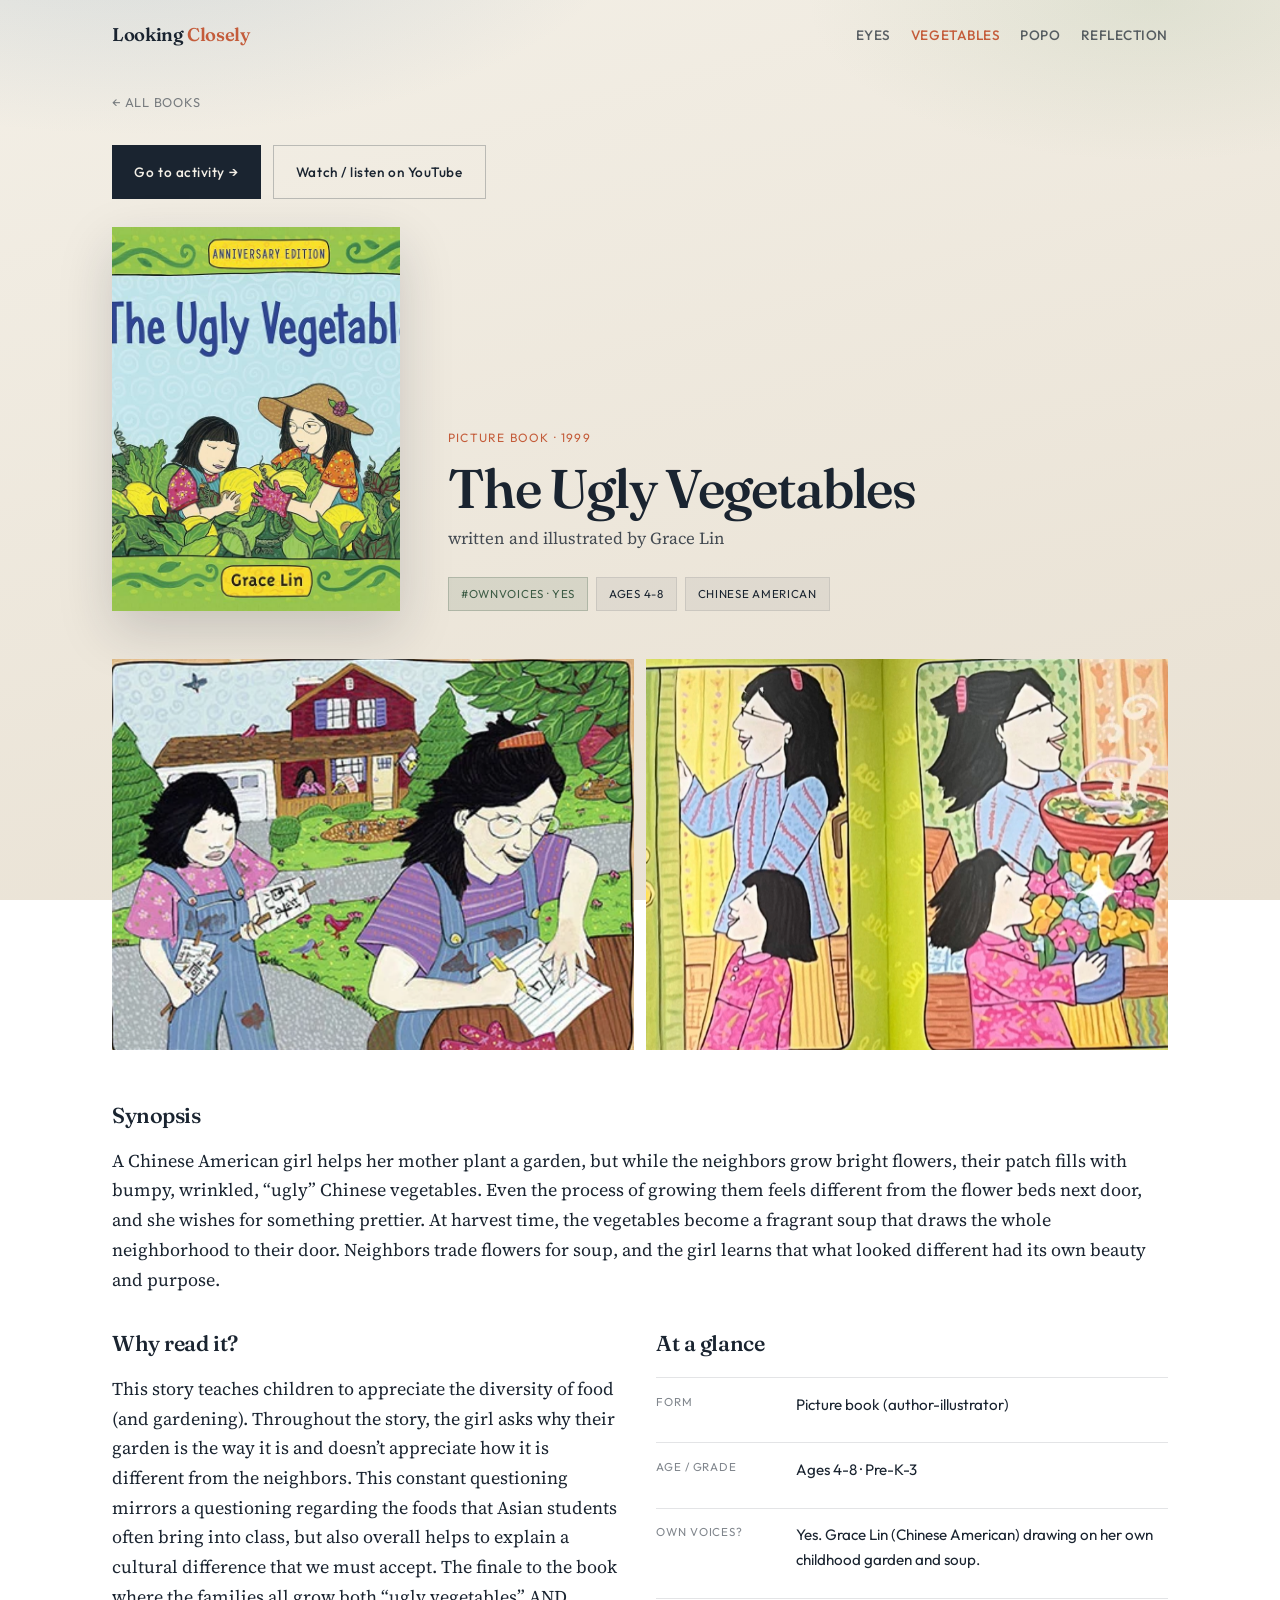
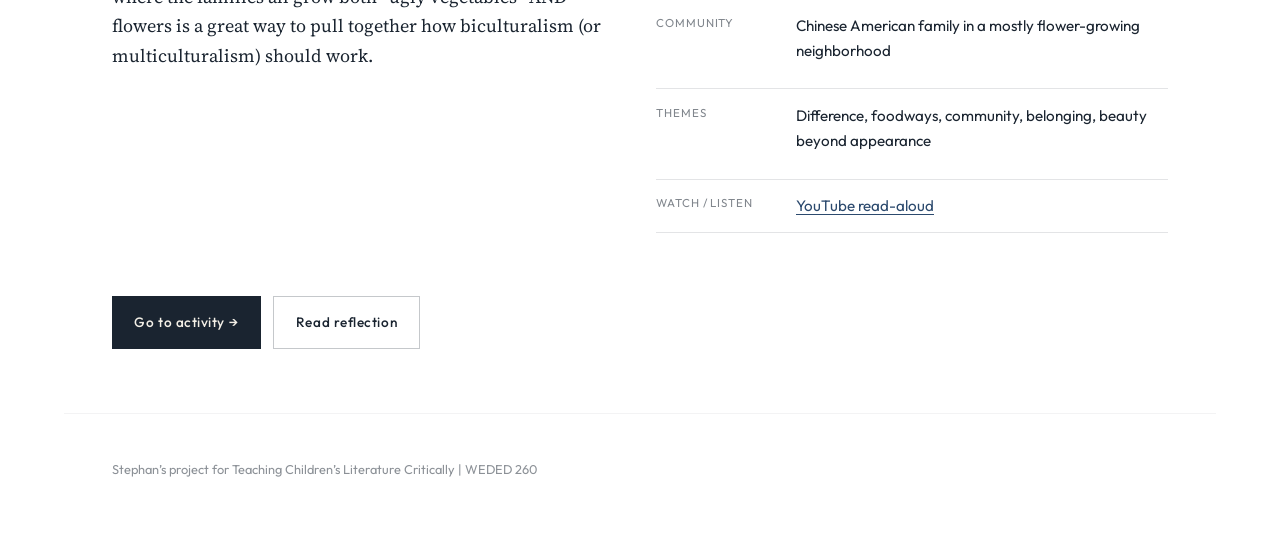
<file: books/ugly-vegetables.html>
<!DOCTYPE html>
<html lang="en">
<head>
  <meta charset="UTF-8" />
  <meta name="viewport" content="width=device-width, initial-scale=1" />
  <title>The Ugly Vegetables | Looking Closely</title>
  <link rel="preconnect" href="https://fonts.googleapis.com" />
  <link rel="preconnect" href="https://fonts.gstatic.com" crossorigin />
  <link href="https://fonts.googleapis.com/css2?family=Fraunces:ital,opsz,wght@0,9..144,400;0,9..144,550;0,9..144,600;1,9..144,400&family=Outfit:wght@400;500;600&family=Source+Serif+4:opsz,wght@8..60,400;8..60,600&display=swap" rel="stylesheet" />
  <link rel="stylesheet" href="../css/styles.css" />
</head>
<body>
  <header class="site-header">
    <a class="wordmark" href="../index.html">Looking <span>Closely</span></a>
    <nav class="nav-links" aria-label="Primary">
      <a href="eyes-that-speak.html">Eyes</a>
      <a href="ugly-vegetables.html" aria-current="page">Vegetables</a>
      <a href="i-dream-of-popo.html">Popo</a>
      <a href="../reflection.html">Reflection</a>
    </nav>
  </header>

  <main class="page">
    <a class="page-back" href="../index.html">&larr; All books</a>

    <div class="cta-row book-top-actions">
      <a class="btn btn-primary" href="../activities/ugly-vegetables.html">Go to activity &rarr;</a>
      <a class="btn btn-ghost" href="https://www.youtube.com/watch?v=GrJS9hbdy8k" target="_blank" rel="noopener noreferrer">Watch / listen on YouTube</a>
    </div>

    <section class="book-hero">
      <div class="cover-frame">
        <div class="cover-placeholder fallback" hidden style="--accent: linear-gradient(145deg,#2a4030,#4f7a55);">The Ugly Vegetables</div>
        <img data-fallback src="../assets/covers/ugly-vegetables.jpg" alt="Cover of The Ugly Vegetables" />
      </div>
      <div class="book-meta">
        <p class="eyebrow">Picture book · 1999</p>
        <h1>The Ugly Vegetables</h1>
        <p class="book-byline">written and illustrated by Grace Lin</p>
        <div class="tag-row">
          <span class="tag tag--yes">#OwnVoices · Yes</span>
          <span class="tag">Ages 4-8</span>
          <span class="tag">Chinese American</span>
        </div>
      </div>
    </section>

    <section class="gallery" aria-label="Scenes from the book">
      <figure>
        <img src="../assets/spreads/veggies-1.png" alt="Interior spread from The Ugly Vegetables" />
      </figure>
      <figure>
        <img src="../assets/spreads/veggies-2.png" alt="Interior spread from The Ugly Vegetables" />
      </figure>
    </section>

    <section class="prose-block">
      <div class="panel span-2">
        <h2>Synopsis</h2>
        <p>A Chinese American girl helps her mother plant a garden, but while the neighbors grow bright flowers, their patch fills with bumpy, wrinkled, “ugly” Chinese vegetables. Even the process of growing them feels different from the flower beds next door, and she wishes for something prettier. At harvest time, the vegetables become a fragrant soup that draws the whole neighborhood to their door. Neighbors trade flowers for soup, and the girl learns that what looked different had its own beauty and purpose.</p>
      </div>

      <div class="panel">
        <h2>Why read it?</h2>
        <p>This story teaches children to appreciate the diversity of food (and gardening). Throughout the story, the girl asks why their garden is the way it is and doesn’t appreciate how it is different from the neighbors. This constant questioning mirrors a questioning regarding the foods that Asian students often bring into class, but also overall helps to explain a cultural difference that we must accept. The finale to the book where the families all grow both “ugly vegetables” AND flowers is a great way to pull together how biculturalism (or multiculturalism) should work.</p>
      </div>

      <div class="panel">
        <h2>At a glance</h2>
        <dl class="facts">
          <div class="fact">
            <dt>Form</dt>
            <dd>Picture book (author-illustrator)</dd>
          </div>
          <div class="fact">
            <dt>Age / grade</dt>
            <dd>Ages 4-8 · Pre-K-3</dd>
          </div>
          <div class="fact">
            <dt>Own Voices?</dt>
            <dd>Yes. Grace Lin (Chinese American) drawing on her own childhood garden and soup.</dd>
          </div>
          <div class="fact">
            <dt>Community</dt>
            <dd>Chinese American family in a mostly flower-growing neighborhood</dd>
          </div>
          <div class="fact">
            <dt>Themes</dt>
            <dd>Difference, foodways, community, belonging, beauty beyond appearance</dd>
          </div>
          <div class="fact">
            <dt>Watch / listen</dt>
            <dd><a href="https://www.youtube.com/watch?v=GrJS9hbdy8k" target="_blank" rel="noopener noreferrer">YouTube read-aloud</a></dd>
          </div>
        </dl>
      </div>
    </section>

    <div class="cta-row">
      <a class="btn btn-primary" href="../activities/ugly-vegetables.html">Go to activity &rarr;</a>
      <a class="btn btn-ghost" href="../reflection.html">Read reflection</a>
    </div>
  </main>

  <footer class="site-footer">
    <p>Stephan’s project for Teaching Children’s Literature Critically | WEDED 260</p>
  </footer>
  <script src="../js/main.js"></script>
</body>
</html>
</file>
<file: css/styles.css>
:root {
  --ink: #1a2430;
  --paper: #f3efe6;
  --paper-deep: #e8e0d2;
  --sky: #2c4a6e;
  --sky-light: #7a9bb8;
  --garden: #3d5c45;
  --garden-light: #8faf8a;
  --ember: #c45c3a;
  --gold: #d4a85a;
  --mist: rgba(26, 36, 48, 0.08);
  --font-display: "Fraunces", Georgia, serif;
  --font-body: "Source Serif 4", Georgia, serif;
  --font-ui: "Outfit", system-ui, sans-serif;
  --ease: cubic-bezier(0.22, 1, 0.36, 1);
  --max: 72rem;
}

*,
*::before,
*::after {
  box-sizing: border-box;
}

html {
  scroll-behavior: smooth;
}

body {
  margin: 0;
  min-height: 100vh;
  font-family: var(--font-body);
  font-size: 1.125rem;
  line-height: 1.65;
  color: var(--ink);
  background:
    radial-gradient(ellipse 80% 50% at 10% -10%, rgba(122, 155, 184, 0.25), transparent 50%),
    radial-gradient(ellipse 60% 40% at 90% 0%, rgba(143, 175, 138, 0.18), transparent 45%),
    linear-gradient(165deg, var(--paper) 0%, var(--paper-deep) 100%);
  background-attachment: fixed;
}

img {
  max-width: 100%;
  height: auto;
  display: block;
}

a {
  color: var(--sky);
  text-underline-offset: 0.2em;
}

a:hover {
  color: var(--ember);
}

.site-header {
  display: flex;
  align-items: center;
  justify-content: space-between;
  gap: 1rem;
  padding: 1.25rem clamp(1.25rem, 4vw, 3rem);
  max-width: var(--max);
  margin: 0 auto;
}

.wordmark {
  font-family: var(--font-display);
  font-size: 1.15rem;
  font-weight: 600;
  letter-spacing: -0.02em;
  text-decoration: none;
  color: var(--ink);
}

.wordmark span {
  color: var(--ember);
}

.nav-links {
  display: flex;
  flex-wrap: wrap;
  gap: 0.75rem 1.25rem;
  font-family: var(--font-ui);
  font-size: 0.85rem;
  font-weight: 500;
  letter-spacing: 0.04em;
  text-transform: uppercase;
}

.nav-links a {
  text-decoration: none;
  color: var(--ink);
  opacity: 0.7;
  transition: opacity 0.25s var(--ease);
}

.nav-links a:hover,
.nav-links a[aria-current="page"] {
  opacity: 1;
  color: var(--ember);
}

/* ——— Landing ——— */
.hero {
  max-width: var(--max);
  margin: 0 auto;
  padding: clamp(2rem, 8vw, 5rem) clamp(1.25rem, 4vw, 3rem) 2rem;
  animation: rise 0.9s var(--ease) both;
}

.hero-brand {
  font-family: var(--font-display);
  font-size: clamp(3rem, 10vw, 6.5rem);
  font-weight: 500;
  line-height: 0.95;
  letter-spacing: -0.035em;
  margin: 0 0 1rem;
  max-width: 12ch;
}

.hero-brand em {
  font-style: italic;
  color: var(--sky);
}

.hero-lede {
  font-size: clamp(1.05rem, 2.2vw, 1.3rem);
  max-width: 36ch;
  margin: 0 0 0.5rem;
  color: rgba(26, 36, 48, 0.78);
}

.hero-meta {
  font-family: var(--font-ui);
  font-size: 0.8rem;
  letter-spacing: 0.08em;
  text-transform: uppercase;
  opacity: 0.55;
  margin: 0 0 3rem;
}

.portal-grid {
  display: grid;
  grid-template-columns: 1fr;
  gap: 1rem;
  animation: rise 1s var(--ease) 0.15s both;
}

@media (min-width: 720px) {
  .portal-grid {
    grid-template-columns: repeat(4, 1fr);
    align-items: stretch;
    gap: 1rem;
  }
}

.portal {
  position: relative;
  display: flex;
  flex-direction: column;
  text-decoration: none;
  color: var(--ink);
  overflow: hidden;
  isolation: isolate;
  transition: transform 0.45s var(--ease);
}

.portal-cover {
  aspect-ratio: 3 / 4;
  width: 100%;
  background: var(--paper-deep);
  overflow: hidden;
  position: relative;
  box-shadow: 0 14px 36px rgba(26, 36, 48, 0.16);
}

.portal-cover img {
  width: 100%;
  height: 100%;
  object-fit: cover;
  object-position: center top;
  display: block;
  transition: transform 0.55s var(--ease);
}

.portal:hover .portal-cover img {
  transform: scale(1.04);
}

.portal-body {
  padding: 0.9rem 0.15rem 0.25rem;
}

.portal-kicker {
  font-family: var(--font-ui);
  font-size: 0.7rem;
  letter-spacing: 0.12em;
  text-transform: uppercase;
  opacity: 0.55;
  margin-bottom: 0.3rem;
  display: block;
  color: var(--ink);
}

.portal-title {
  font-family: var(--font-display);
  font-size: clamp(1.05rem, 1.6vw, 1.25rem);
  font-weight: 550;
  line-height: 1.2;
  letter-spacing: -0.02em;
  margin: 0;
  color: var(--ink);
}

.portal-author {
  font-family: var(--font-ui);
  font-size: 0.78rem;
  margin-top: 0.35rem;
  opacity: 0.7;
  color: var(--ink);
}

.portal--reflection .portal-cover {
  display: grid;
  place-items: center;
  background: linear-gradient(145deg, #2c2a28 0%, #5a5248 60%, #c45c3a 120%);
  color: #f7f3ea;
  font-family: var(--font-display);
  font-size: 1.6rem;
  letter-spacing: -0.02em;
  text-align: center;
  padding: 1rem;
}

.portal:hover {
  transform: translateY(-4px);
}

.portal:focus-visible {
  outline: 3px solid var(--ember);
  outline-offset: 3px;
}

@media (max-width: 719px) {
  .portal-grid {
    grid-template-columns: repeat(2, 1fr);
  }
}

/* ——— Book / content pages ——— */
.page {
  max-width: var(--max);
  margin: 0 auto;
  padding: 1rem clamp(1.25rem, 4vw, 3rem) 4rem;
  animation: rise 0.7s var(--ease) both;
}

.page-back {
  font-family: var(--font-ui);
  font-size: 0.8rem;
  letter-spacing: 0.06em;
  text-transform: uppercase;
  text-decoration: none;
  color: var(--ink);
  opacity: 0.55;
  display: inline-block;
  margin-bottom: 2rem;
  transition: opacity 0.2s;
}

.page-back:hover {
  opacity: 1;
}

.book-hero {
  display: grid;
  gap: 2rem;
  margin-bottom: 3rem;
}

@media (min-width: 800px) {
  .book-hero {
    grid-template-columns: minmax(12rem, 18rem) 1fr;
    align-items: end;
    gap: 3rem;
  }
}

.cover-frame {
  aspect-ratio: 3 / 4;
  background: var(--paper-deep);
  overflow: hidden;
  position: relative;
  box-shadow: 0 20px 50px rgba(26, 36, 48, 0.18);
}

.cover-frame img,
.cover-frame .fallback {
  position: absolute;
  inset: 0;
  width: 100%;
  height: 100%;
  object-fit: cover;
}

.cover-placeholder {
  width: 100%;
  height: 100%;
  display: grid;
  place-items: center;
  padding: 1.5rem;
  text-align: center;
  color: #f7f3ea;
  font-family: var(--font-display);
  font-size: 1.4rem;
  line-height: 1.2;
  background: var(--accent, var(--sky));
}

.book-meta .eyebrow {
  font-family: var(--font-ui);
  font-size: 0.75rem;
  letter-spacing: 0.1em;
  text-transform: uppercase;
  color: var(--ember);
  margin: 0 0 0.75rem;
}

.book-meta h1 {
  font-family: var(--font-display);
  font-size: clamp(2.2rem, 5vw, 3.4rem);
  font-weight: 550;
  line-height: 1.05;
  letter-spacing: -0.03em;
  margin: 0 0 0.5rem;
}

.book-byline {
  font-size: 1.05rem;
  margin: 0 0 1.5rem;
  opacity: 0.8;
}

.tag-row {
  display: flex;
  flex-wrap: wrap;
  gap: 0.5rem;
}

.tag {
  font-family: var(--font-ui);
  font-size: 0.72rem;
  letter-spacing: 0.06em;
  text-transform: uppercase;
  padding: 0.4rem 0.75rem;
  background: rgba(26, 36, 48, 0.06);
  border: 1px solid rgba(26, 36, 48, 0.1);
}

.tag--yes {
  background: rgba(61, 92, 69, 0.12);
  border-color: rgba(61, 92, 69, 0.25);
  color: var(--garden);
}

.gallery {
  display: grid;
  grid-template-columns: repeat(auto-fit, minmax(12rem, 1fr));
  gap: 0.75rem;
  margin: 0 0 3rem;
}

.gallery figure {
  margin: 0;
  aspect-ratio: 4 / 3;
  overflow: hidden;
  background: var(--paper-deep);
  position: relative;
}

.gallery img,
.gallery .fallback {
  position: absolute;
  inset: 0;
  width: 100%;
  height: 100%;
  object-fit: cover;
  object-position: center;
  transition: transform 0.5s var(--ease);
}

.gallery figure:hover img {
  transform: scale(1.03);
}

@media (min-width: 700px) {
  .gallery {
    grid-template-columns: repeat(2, 1fr);
  }
}

.gallery-placeholder {
  width: 100%;
  height: 100%;
  display: grid;
  place-items: end start;
  padding: 1rem;
  font-family: var(--font-ui);
  font-size: 0.75rem;
  letter-spacing: 0.05em;
  text-transform: uppercase;
  color: rgba(247, 243, 234, 0.9);
}

.gallery-placeholder--1 { background: linear-gradient(135deg, #2c4a6e, #7a9bb8); }
.gallery-placeholder--2 { background: linear-gradient(135deg, #3d5c45, #8faf8a); }
.gallery-placeholder--3 { background: linear-gradient(135deg, #6b4a5e, #d4a07a); }

.prose-block {
  display: grid;
  gap: 2rem;
  margin-bottom: 3rem;
}

@media (min-width: 800px) {
  .prose-block {
    grid-template-columns: 1fr 1fr;
  }

  .prose-block .span-2 {
    grid-column: 1 / -1;
  }
}

.panel h2 {
  font-family: var(--font-display);
  font-size: 1.35rem;
  font-weight: 550;
  letter-spacing: -0.02em;
  margin: 0 0 0.75rem;
}

.panel p {
  margin: 0 0 0.85rem;
}

.panel p:last-child {
  margin-bottom: 0;
}

.facts {
  display: grid;
  gap: 0.75rem;
  font-family: var(--font-ui);
  font-size: 0.95rem;
}

.fact {
  display: grid;
  grid-template-columns: 8rem 1fr;
  gap: 0.75rem;
  padding: 0.85rem 0;
  border-top: 1px solid rgba(26, 36, 48, 0.12);
}

.fact:last-child {
  border-bottom: 1px solid rgba(26, 36, 48, 0.12);
}

.fact dt {
  font-size: 0.72rem;
  letter-spacing: 0.08em;
  text-transform: uppercase;
  opacity: 0.55;
}

.fact dd {
  margin: 0;
}

.cta-row {
  display: flex;
  flex-wrap: wrap;
  gap: 0.75rem;
  margin-top: 2rem;
}

.book-top-actions {
  margin: 0 0 1.75rem;
}

.editable-note {
  font-family: var(--font-ui);
  font-size: 0.95rem;
  font-style: italic;
  opacity: 0.7;
  margin: 0;
  padding: 0.85rem 1rem;
  background: rgba(26, 36, 48, 0.05);
  border: 1px dashed rgba(26, 36, 48, 0.2);
}

.btn {
  font-family: var(--font-ui);
  font-size: 0.85rem;
  font-weight: 500;
  letter-spacing: 0.04em;
  text-decoration: none;
  padding: 0.9rem 1.4rem;
  display: inline-flex;
  align-items: center;
  gap: 0.5rem;
  transition: transform 0.25s var(--ease), background 0.25s, color 0.25s;
}

.btn-primary {
  background: var(--ink);
  color: var(--paper);
}

.btn-primary:hover {
  background: var(--ember);
  color: #fff;
  transform: translateY(-2px);
}

.btn-ghost {
  background: transparent;
  color: var(--ink);
  border: 1px solid rgba(26, 36, 48, 0.25);
}

.btn-ghost:hover {
  border-color: var(--ink);
  transform: translateY(-2px);
}

/* Reflection */
.reflection-body {
  max-width: 42rem;
}

.reflection-body h1 {
  font-family: var(--font-display);
  font-size: clamp(2.4rem, 6vw, 3.8rem);
  font-weight: 550;
  letter-spacing: -0.03em;
  line-height: 1.05;
  margin: 0 0 1.5rem;
}

.reflection-body .lede {
  font-size: 1.25rem;
  opacity: 0.8;
  margin-bottom: 2rem;
}

.placeholder-note {
  font-family: var(--font-ui);
  font-size: 0.9rem;
  padding: 1.25rem 1.5rem;
  background: rgba(196, 92, 58, 0.08);
  border-left: 3px solid var(--ember);
  margin: 2rem 0;
}

.site-footer {
  max-width: var(--max);
  margin: 0 auto;
  padding: 2rem clamp(1.25rem, 4vw, 3rem) 3rem;
  font-family: var(--font-ui);
  font-size: 0.8rem;
  opacity: 0.5;
  border-top: 1px solid rgba(26, 36, 48, 0.1);
}

@keyframes rise {
  from {
    opacity: 0;
    transform: translateY(18px);
  }
  to {
    opacity: 1;
    transform: translateY(0);
  }
}

@media (prefers-reduced-motion: reduce) {
  *,
  *::before,
  *::after {
    animation: none !important;
    transition: none !important;
  }
}
</file>
<file: css/activities.css>
.activity-shell {
  max-width: 52rem;
  margin: 0 auto;
}

.activity-shell h1 {
  font-family: var(--font-display);
  font-size: clamp(2rem, 5vw, 3rem);
  font-weight: 550;
  letter-spacing: -0.03em;
  line-height: 1.1;
  margin: 0 0 0.75rem;
}

.activity-intro {
  margin: 0 0 1.75rem;
  opacity: 0.85;
  max-width: 40rem;
}

.progress-pill {
  font-family: var(--font-ui);
  font-size: 0.8rem;
  letter-spacing: 0.06em;
  text-transform: uppercase;
  display: inline-block;
  padding: 0.45rem 0.85rem;
  background: rgba(26, 36, 48, 0.07);
  margin-bottom: 1.25rem;
}

/* ——— Garden / vegetables ——— */
.garden {
  position: relative;
  min-height: 22rem;
  border-radius: 0;
  overflow: hidden;
  background:
    linear-gradient(180deg, #9ec5e0 0%, #c5dce8 38%, #d8c89a 38%, #d8c89a 52%, #5a7a48 52%, #3d5c45 100%);
  box-shadow: 0 18px 40px rgba(26, 36, 48, 0.15);
  margin-bottom: 1.5rem;
}

.garden-sky-deco {
  position: absolute;
  top: 1rem;
  right: 1.5rem;
  font-size: 1.5rem;
  opacity: 0.5;
  pointer-events: none;
}

.soil-line {
  position: absolute;
  left: 0;
  right: 0;
  top: 52%;
  height: 3px;
  background: rgba(90, 60, 30, 0.25);
}

.veg-bed {
  position: absolute;
  left: 4%;
  right: 4%;
  top: 28%;
  bottom: 8%;
  display: grid;
  grid-template-columns: repeat(4, 1fr);
  gap: 0.5rem 0.75rem;
  align-items: end;
}

@media (max-width: 600px) {
  .veg-bed {
    grid-template-columns: repeat(2, 1fr);
    top: 22%;
  }
  .garden {
    min-height: 32rem;
  }
}

.veg {
  appearance: none;
  border: 0;
  background: transparent;
  cursor: pointer;
  padding: 0;
  display: flex;
  flex-direction: column;
  align-items: center;
  justify-content: flex-end;
  min-height: 6.5rem;
  transition: transform 0.35s var(--ease);
  font-family: var(--font-ui);
}

.veg:hover:not(:disabled) {
  transform: translateY(-6px);
}

.veg:focus-visible {
  outline: 3px solid var(--ember);
  outline-offset: 4px;
}

.veg-sprout {
  width: 3.2rem;
  height: 3.8rem;
  border-radius: 40% 40% 20% 20%;
  position: relative;
  box-shadow: inset -6px -8px 0 rgba(0, 0, 0, 0.08);
  transition: transform 0.45s var(--ease), opacity 0.35s;
}

.veg-sprout::before,
.veg-sprout::after {
  content: "";
  position: absolute;
  background: inherit;
  border-radius: inherit;
}

.veg[data-kind="leafy"] .veg-sprout {
  background: #4f8f4a;
  width: 2.6rem;
  height: 3.4rem;
  border-radius: 50% 50% 40% 40%;
}

.veg[data-kind="redleaf"] .veg-sprout {
  background: linear-gradient(180deg, #6aa85c 30%, #a83d55 100%);
  width: 2.8rem;
  height: 3.2rem;
}

.veg[data-kind="grass"] .veg-sprout {
  background: transparent;
  box-shadow: none;
  width: 2.4rem;
  height: 3.6rem;
}

.veg[data-kind="grass"] .veg-sprout::before,
.veg[data-kind="grass"] .veg-sprout::after {
  width: 0.35rem;
  height: 100%;
  background: #4d8a3e;
  border-radius: 2px;
  left: 40%;
  top: 0;
}

.veg[data-kind="grass"] .veg-sprout::after {
  left: 60%;
  height: 85%;
  top: 15%;
  background: #5fa04c;
}

.veg[data-kind="frilly"] .veg-sprout {
  background: #5b9a4e;
  border-radius: 30% 70% 40% 60%;
  width: 2.9rem;
  height: 3.3rem;
}

.veg[data-kind="bumpy"] .veg-sprout {
  background: #3d6b3a;
  width: 3.4rem;
  height: 1.6rem;
  border-radius: 40% 50% 45% 50%;
  margin-bottom: 0.3rem;
}

.veg[data-kind="ridge"] .veg-sprout {
  background: #7fad68;
  width: 2.4rem;
  height: 3.5rem;
  border-radius: 40% 40% 30% 30%;
}

.veg[data-kind="bitter"] .veg-sprout {
  background: #9bb85a;
  width: 2.8rem;
  height: 3.2rem;
  border-radius: 45%;
  box-shadow: inset 0 0 0 2px rgba(70, 90, 30, 0.2);
}

.veg[data-kind="gourd"] .veg-sprout {
  background: #e6d28a;
  width: 2.2rem;
  height: 3.6rem;
  border-radius: 50% 50% 45% 45% / 35% 35% 55% 55%;
}

.veg-label {
  font-size: 0.68rem;
  letter-spacing: 0.04em;
  text-transform: uppercase;
  color: #f3efe6;
  text-shadow: 0 1px 2px rgba(0, 0, 0, 0.35);
  margin-top: 0.35rem;
  opacity: 0.9;
}

.veg.is-pulled {
  pointer-events: none;
}

.veg.is-pulled .veg-sprout {
  transform: translateY(-120%) scale(0.4);
  opacity: 0;
}

.veg.is-pulled .veg-label {
  opacity: 0.45;
}

.veg-hole {
  width: 1.6rem;
  height: 0.55rem;
  background: rgba(40, 25, 10, 0.35);
  border-radius: 50%;
  margin-top: -0.2rem;
  opacity: 0;
  transition: opacity 0.3s;
}

.veg.is-pulled .veg-hole {
  opacity: 1;
}

.veg-panel {
  background: rgba(255, 252, 246, 0.92);
  border: 1px solid rgba(26, 36, 48, 0.1);
  padding: 1.25rem 1.4rem;
  min-height: 8.5rem;
  margin-bottom: 1.25rem;
  animation: rise 0.4s var(--ease);
}

.veg-panel[hidden] {
  display: none !important;
}

.veg-panel .chars {
  font-size: 2rem;
  line-height: 1.2;
  margin: 0 0 0.35rem;
  letter-spacing: 0.08em;
}

.veg-panel .pinyin {
  font-family: var(--font-ui);
  font-size: 1rem;
  margin: 0 0 0.25rem;
}

.veg-panel .say {
  font-family: var(--font-ui);
  font-size: 0.85rem;
  color: var(--ember);
  margin: 0 0 0.75rem;
}

.veg-panel .about {
  margin: 0;
  font-size: 1.02rem;
}

.garden-actions {
  display: flex;
  flex-wrap: wrap;
  gap: 0.75rem;
  align-items: center;
}

.soup-stage {
  margin-top: 1.5rem;
  padding: 1.5rem;
  background: linear-gradient(160deg, #fff8e8, #f0e2c4);
  border: 1px solid rgba(196, 92, 58, 0.2);
  text-align: center;
  animation: rise 0.6s var(--ease);
}

.soup-stage[hidden] {
  display: none !important;
}

.soup-pot {
  width: 7rem;
  height: 5rem;
  margin: 0.5rem auto 1rem;
  background: #4a5560;
  border-radius: 10% 10% 40% 40%;
  position: relative;
  box-shadow: inset 0 10px 0 #6a7580;
}

.soup-pot::before {
  content: "";
  position: absolute;
  left: 12%;
  right: 12%;
  top: 18%;
  height: 55%;
  background: #d4a85a;
  border-radius: 40%;
  animation: simmer 2s ease-in-out infinite;
}

.soup-pot::after {
  content: "♨";
  position: absolute;
  top: -1.2rem;
  left: 50%;
  transform: translateX(-50%);
  opacity: 0.55;
  font-size: 1.2rem;
}

.flowers {
  display: flex;
  justify-content: center;
  gap: 0.75rem;
  flex-wrap: wrap;
  margin-top: 1rem;
  font-size: 2rem;
}

@keyframes simmer {
  0%, 100% { transform: scale(1); }
  50% { transform: scale(1.04); }
}

/* ——— Eyes look choices ——— */
.look-grid {
  display: grid;
  gap: 0.85rem;
}

@media (min-width: 720px) {
  .look-grid {
    grid-template-columns: repeat(3, 1fr);
  }
}

.look-choice {
  appearance: none;
  border: 0;
  cursor: pointer;
  text-align: left;
  padding: 1.4rem 1.25rem;
  min-height: 11rem;
  color: #f7f3ea;
  display: flex;
  flex-direction: column;
  justify-content: flex-end;
  position: relative;
  overflow: hidden;
  isolation: isolate;
  transition: transform 0.35s var(--ease);
  font-family: var(--font-body);
}

.look-choice::before {
  content: "";
  position: absolute;
  inset: 0;
  z-index: -1;
  background: var(--look-bg);
  transition: transform 0.5s var(--ease);
}

.look-choice:hover {
  transform: translateY(-4px);
}

.look-choice:hover::before {
  transform: scale(1.05);
}

.look-choice:focus-visible {
  outline: 3px solid var(--ember);
  outline-offset: 3px;
}

.look-choice.is-active {
  box-shadow: inset 0 0 0 3px rgba(255, 255, 255, 0.85);
}

.look-choice[data-look="sky"] {
  --look-bg: linear-gradient(160deg, #1e3550, #7a9bb8 70%, #e8d9a8);
}

.look-choice[data-look="space"] {
  --look-bg: linear-gradient(160deg, #0d1020, #2a1f4a 55%, #6b4a8f);
}

.look-choice[data-look="didi"] {
  --look-bg: linear-gradient(160deg, #3a2a28, #c45c3a 70%, #e8b48a);
}

.look-kicker {
  font-family: var(--font-ui);
  font-size: 0.7rem;
  letter-spacing: 0.12em;
  text-transform: uppercase;
  opacity: 0.8;
  margin-bottom: 0.4rem;
}

.look-title {
  font-family: var(--font-display);
  font-size: 1.45rem;
  font-weight: 550;
  margin: 0;
  letter-spacing: -0.02em;
}

.look-blurb {
  margin-top: 1.25rem;
  padding: 1.35rem 1.5rem;
  background: rgba(255, 252, 246, 0.95);
  border-left: 3px solid var(--sky);
  animation: rise 0.45s var(--ease);
}

.look-blurb[hidden] {
  display: none !important;
}

.look-blurb h2 {
  font-family: var(--font-display);
  font-size: 1.35rem;
  margin: 0 0 0.6rem;
}

.look-blurb p {
  margin: 0;
}

/* ——— Popo remember ——— */
.remember-grid {
  display: grid;
  gap: 0.85rem;
}

@media (min-width: 720px) {
  .remember-grid {
    grid-template-columns: repeat(3, 1fr);
  }
}

.remember-card {
  appearance: none;
  border: 1px solid rgba(26, 36, 48, 0.12);
  background: rgba(255, 252, 246, 0.7);
  cursor: pointer;
  text-align: left;
  padding: 1.35rem 1.2rem;
  min-height: 10rem;
  transition: transform 0.35s var(--ease), background 0.25s, border-color 0.25s;
  font-family: var(--font-body);
  color: var(--ink);
}

.remember-card:hover {
  transform: translateY(-4px);
  border-color: rgba(26, 36, 48, 0.28);
}

.remember-card.is-active {
  background: #fff;
  border-color: var(--ember);
  box-shadow: 0 12px 28px rgba(26, 36, 48, 0.1);
}

.remember-card:focus-visible {
  outline: 3px solid var(--ember);
  outline-offset: 3px;
}

.remember-icon {
  font-size: 1.75rem;
  margin-bottom: 0.65rem;
  display: block;
}

.remember-card h2 {
  font-family: var(--font-display);
  font-size: 1.25rem;
  font-weight: 550;
  margin: 0 0 0.4rem;
  letter-spacing: -0.02em;
}

.remember-card .hint {
  font-family: var(--font-ui);
  font-size: 0.8rem;
  opacity: 0.65;
  margin: 0;
}

.remember-detail {
  margin-top: 1.25rem;
  padding: 1.35rem 1.5rem;
  background: rgba(107, 74, 94, 0.08);
  border-left: 3px solid #6b4a5e;
  animation: rise 0.45s var(--ease);
}

.remember-detail[hidden] {
  display: none !important;
}

.remember-detail h2 {
  font-family: var(--font-display);
  font-size: 1.35rem;
  margin: 0 0 0.6rem;
}

.remember-detail p {
  margin: 0 0 0.75rem;
}

.remember-detail p:last-child {
  margin-bottom: 0;
}

.reset-link {
  font-family: var(--font-ui);
  font-size: 0.8rem;
  background: none;
  border: 0;
  color: var(--sky);
  cursor: pointer;
  text-decoration: underline;
  text-underline-offset: 0.2em;
  padding: 0;
}

.reset-link:hover {
  color: var(--ember);
}
</file>
